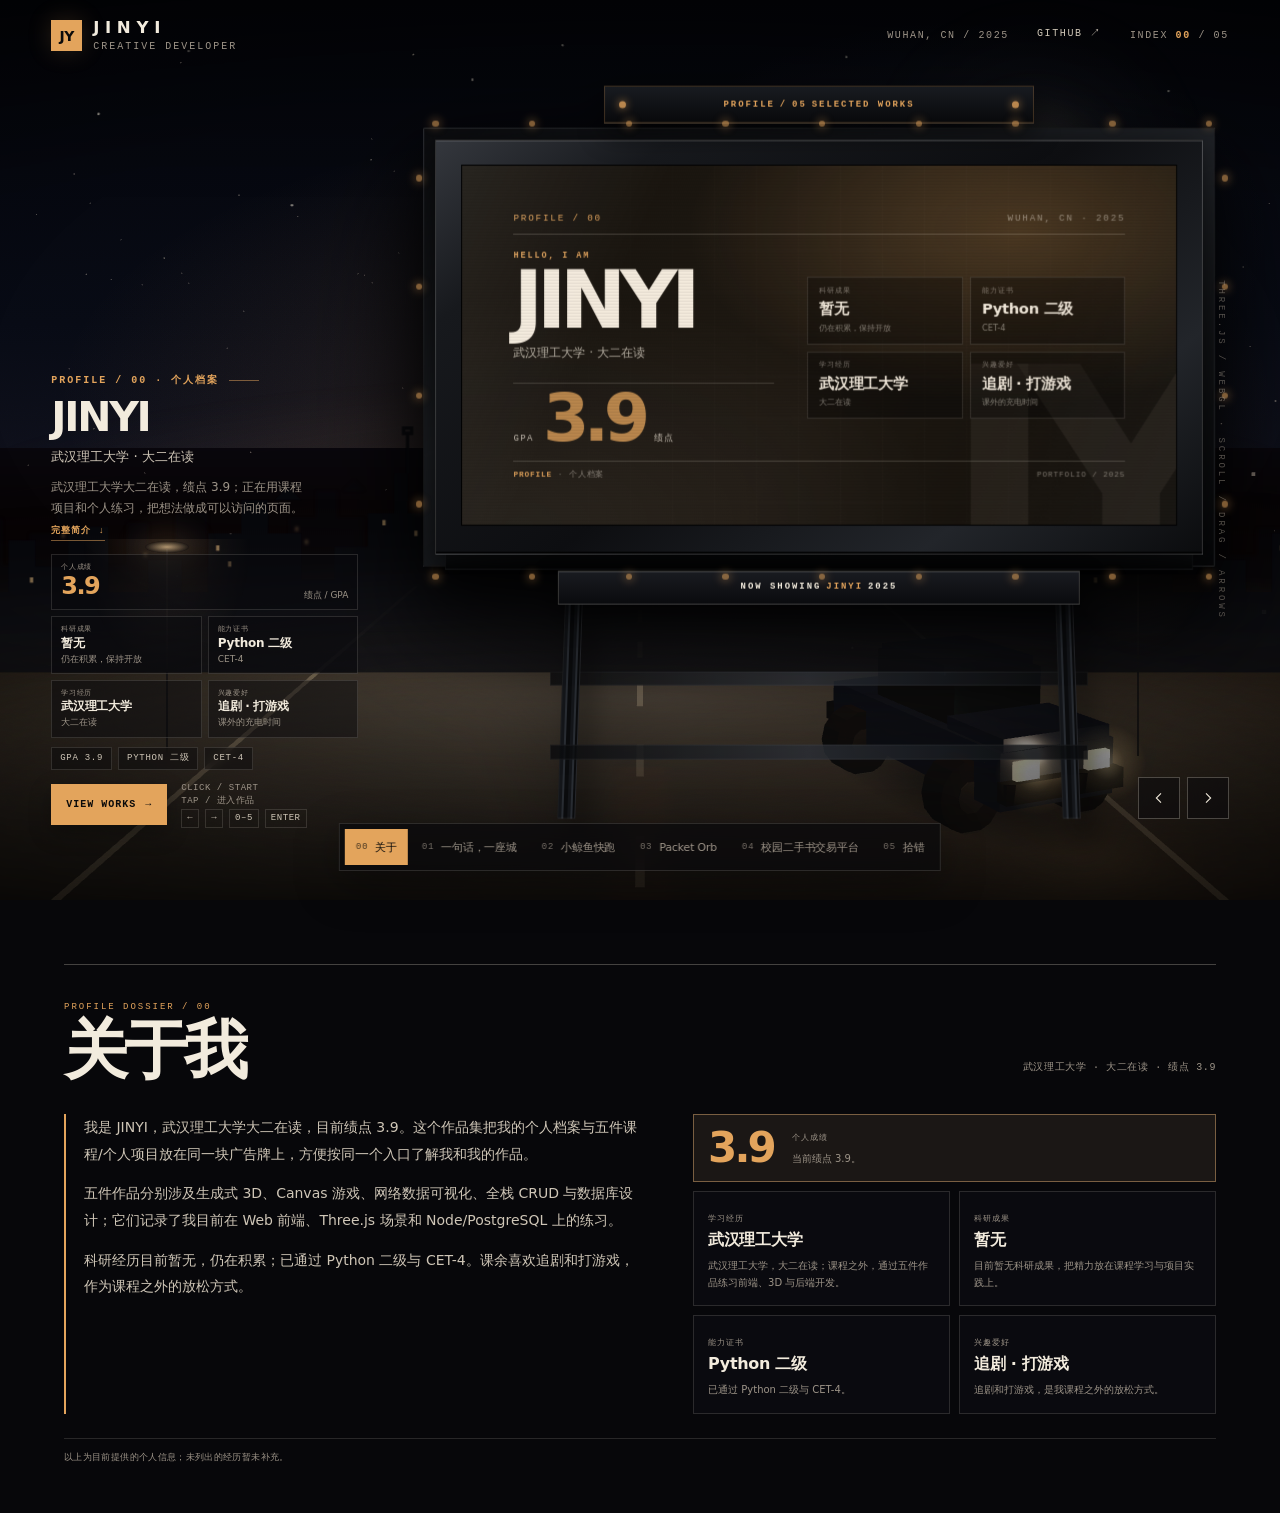
<file: index.html>
<!DOCTYPE html>
<html lang="zh-CN" class="no-js">
<head>
  <meta charset="utf-8">
  <meta name="viewport" content="width=device-width, initial-scale=1, viewport-fit=cover">
  <meta name="theme-color" content="#07070a">
  <meta name="description" content="JINYI — 一份个人档案，五件作品，一块广告牌。夜间 Drive-in 里的个人作品集，包含生成式 3D、Canvas 游戏、数据可视化与全栈产品。">
  <meta property="og:title" content="JINYI — Selected Works">
  <meta property="og:description" content="一份个人档案，五件作品，一块广告牌。夜间 Drive-in 里的个人作品集。">
  <meta property="og:type" content="website">
  <title>JINYI — Selected Works</title>
  <link rel="icon" href="assets/favicon.svg" type="image/svg+xml">
  <link rel="stylesheet" href="assets/style.css">
</head>
<body>
  <a class="skip-link" href="#works">跳到作品</a>

  <div class="no-js-note">
    <p class="fallback-eyebrow">JINYI / SELECTED WORKS</p>
    <h1>一份档案，<br>五件作品，<br>一块广告牌。</h1>
    <p>这个页面需要 JavaScript 来驱动广告牌切换。你仍然可以直接打开任意作品的详情页：</p>
    <div class="no-js-profile">
      <p><strong>PROFILE / 00</strong> 武汉理工大学 · 大二在读 · 绩点 3.9</p>
      <p>科研成果：暂无 · 证书：Python 二级、CET-4 · 爱好：追剧、打游戏</p>
      <p>五件作品覆盖生成式 3D、Canvas 游戏、网络数据可视化、全栈 CRUD 与数据库设计。</p>
    </div>
    <ul>
      <li><a href="work/one-sentence-one-city.html">01 / 一句话，一座城 — 生成式 3D / 互动叙事</a></li>
      <li><a href="work/little-whale-run.html">02 / 小鲸鱼快跑 — 游戏 / Canvas 2D</a></li>
      <li><a href="work/packet-orb.html">03 / Packet Orb — 实验性 3D / 数据可视化</a></li>
      <li><a href="work/campus-book-market.html">04 / 校园二手书交易平台 — 全栈教学示例</a></li>
      <li><a href="work/shicuo.html">05 / 拾错 — 全栈产品 / 数据库设计</a></li>
    </ul>
  </div>

  <div id="app">
    <header class="topbar">
      <a class="brand" href="index.html" aria-label="JINYI 首页">
        <span class="brand-mark" aria-hidden="true">JY</span>
        <span>
          <span class="brand-word">JINYI</span>
          <span class="brand-sub">Creative Developer</span>
        </span>
      </a>
      <div class="topbar-right">
        <span class="topbar-role">Wuhan, CN / 2025</span>
        <a href="https://github.com/xiaojinyi1" target="_blank" rel="noopener noreferrer">GitHub ↗</a>
        <span class="topbar-count">INDEX <strong id="topIndex">00</strong> / <span id="topTotal">05</span></span>
      </div>
    </header>

    <main id="works">
      <div class="hero" id="hero">
      <section class="stage" id="stage" aria-label="作品广告牌">
        <div class="scene" id="scene" aria-hidden="true">
          <canvas class="webgl-scene" id="webgl" aria-hidden="true"></canvas>
          <div class="sky"></div>
          <div class="stars"></div>
          <div class="moon"></div>
          <div class="horizon-glow"></div>
          <div class="skyline back"></div>
          <div class="skyline front"></div>
          <div class="ground"></div>
          <div class="light-pool"></div>
          <div class="lamp left"></div>
          <div class="lamp right"></div>
          <div class="fog"></div>
          <img class="car" src="assets/scene-car.svg" alt="" />
          <img class="props" src="assets/scene-props.svg" alt="" />
          <div class="vignette"></div>
          <div class="grain"></div>
        </div>

        <div class="billboard" id="billboard">
          <div class="sign top"><span id="signLabel">PROFILE</span> / <span id="signCount">05</span> SELECTED WORKS</div>
          <div class="bulbs" id="bulbs" aria-hidden="true"></div>
          <div class="frame">
            <div class="screen" id="screen" role="button" tabindex="0" aria-label="个人档案：JINYI，武汉理工大学大二在读，绩点 3.9。点击或按回车开始浏览作品。">
              <div class="screen-glow"></div>
              <div class="poster-layer" id="posterA"></div>
              <div class="poster-layer" id="posterB"></div>
              <div class="screen-seam"></div>
              <div class="screen-flash"></div>
            </div>
          </div>
          <div class="sign bottom"><span>NOW SHOWING</span> <strong id="nowTitle">JINYI</strong> <span id="nowYear">2025</span></div>
          <div class="legs" aria-hidden="true">
            <div class="leg left"></div>
            <div class="leg right"></div>
          </div>
        </div>

        <div class="controls">
          <button class="arrow" id="prevWork" type="button" aria-label="上一个作品">
            <svg viewBox="0 0 24 24" fill="none" stroke="currentColor" stroke-width="1.6" aria-hidden="true"><path d="M15 5l-7 7 7 7"/></svg>
          </button>
          <button class="arrow" id="nextWork" type="button" aria-label="下一个作品">
            <svg viewBox="0 0 24 24" fill="none" stroke="currentColor" stroke-width="1.6" aria-hidden="true"><path d="M9 5l7 7-7 7"/></svg>
          </button>
        </div>
        <div class="side-note" id="sideNote" aria-hidden="true">SCROLL / DRAG / ARROWS</div>
      </section>

      <section class="info is-profile" id="info" aria-live="polite">
        <div class="info-counter" id="infoCounter">PROFILE / 00 · 个人档案</div>
        <h1 id="infoTitle">JINYI</h1>
        <p class="info-tagline" id="infoTagline">武汉理工大学 · 大二在读</p>
        <p class="info-summary" id="infoSummary">武汉理工大学大二在读，绩点 3.9；正在用课程项目和个人练习，把想法做成可以访问的页面。</p>
        <a class="profile-more" id="profileMore" href="#profileSheet" hidden>完整简介 <span>↓</span></a>
        <div class="profile-facts" id="profileFacts"></div>
        <ul class="info-chips" id="infoChips">
          <li>GPA 3.9</li>
          <li>Python 二级</li>
          <li>CET-4</li>
        </ul>
        <div class="info-actions">
          <a class="cta" id="openCase" href="#" data-profile="true" aria-label="查看五件作品">VIEW WORKS <span>→</span></a>
          <span class="info-hint"><span id="screenHint">CLICK / START</span><br><span id="touchHint">TAP / 进入作品</span><br><kbd>←</kbd> <kbd>→</kbd> <kbd>0–5</kbd> <kbd>ENTER</kbd></span>
        </div>
      </section>

      <nav class="tabs" id="tabs" aria-label="作品切换"></nav>
      </div>

      <section class="profile-sheet" id="profileSheet" aria-labelledby="profileSheetTitle" hidden>
        <div class="profile-sheet-head">
          <p class="profile-sheet-eyebrow">PROFILE DOSSIER / 00</p>
          <h2 id="profileSheetTitle">关于我</h2>
          <p>武汉理工大学 · 大二在读 · 绩点 3.9</p>
        </div>
        <div class="profile-sheet-body">
          <div class="profile-bio" id="profileBio"></div>
          <div class="profile-story-grid" id="profileStory"></div>
        </div>
        <p class="profile-note" id="profileNote"></p>
      </section>

      <section class="fallback" id="fallback" aria-label="作品列表">
        <div class="fallback-head">
          <p class="fallback-eyebrow">PROFILE + SELECTED WORKS / 2025</p>
          <h1>一份档案，<br>五件作品，<br>一块广告牌。</h1>
          <p>当前浏览器没有启用 3D 广告牌（或使用了 <code>?nowebgl=1</code>）。档案与作品仍然可以完整浏览：</p>
        </div>
        <div class="fallback-grid" id="fallbackGrid"></div>
      </section>
    </main>
  </div>

  <div class="loader" id="loader" role="status" aria-live="polite">
    <div class="loader-inner">
      <p class="loader-mark">JINYI</p>
      <div class="loader-line" aria-hidden="true"></div>
      <p class="loader-copy">Warming up the billboard</p>
    </div>
  </div>

  <div class="cursor-label" id="cursorLabel" aria-hidden="true">OPEN CASE</div>

  <script src="assets/vendor/three.min.js"></script>
  <script src="assets/projects.js"></script>
  <script src="assets/scene3d.js"></script>
  <script src="assets/main.js"></script>
</body>
</html>
</file>
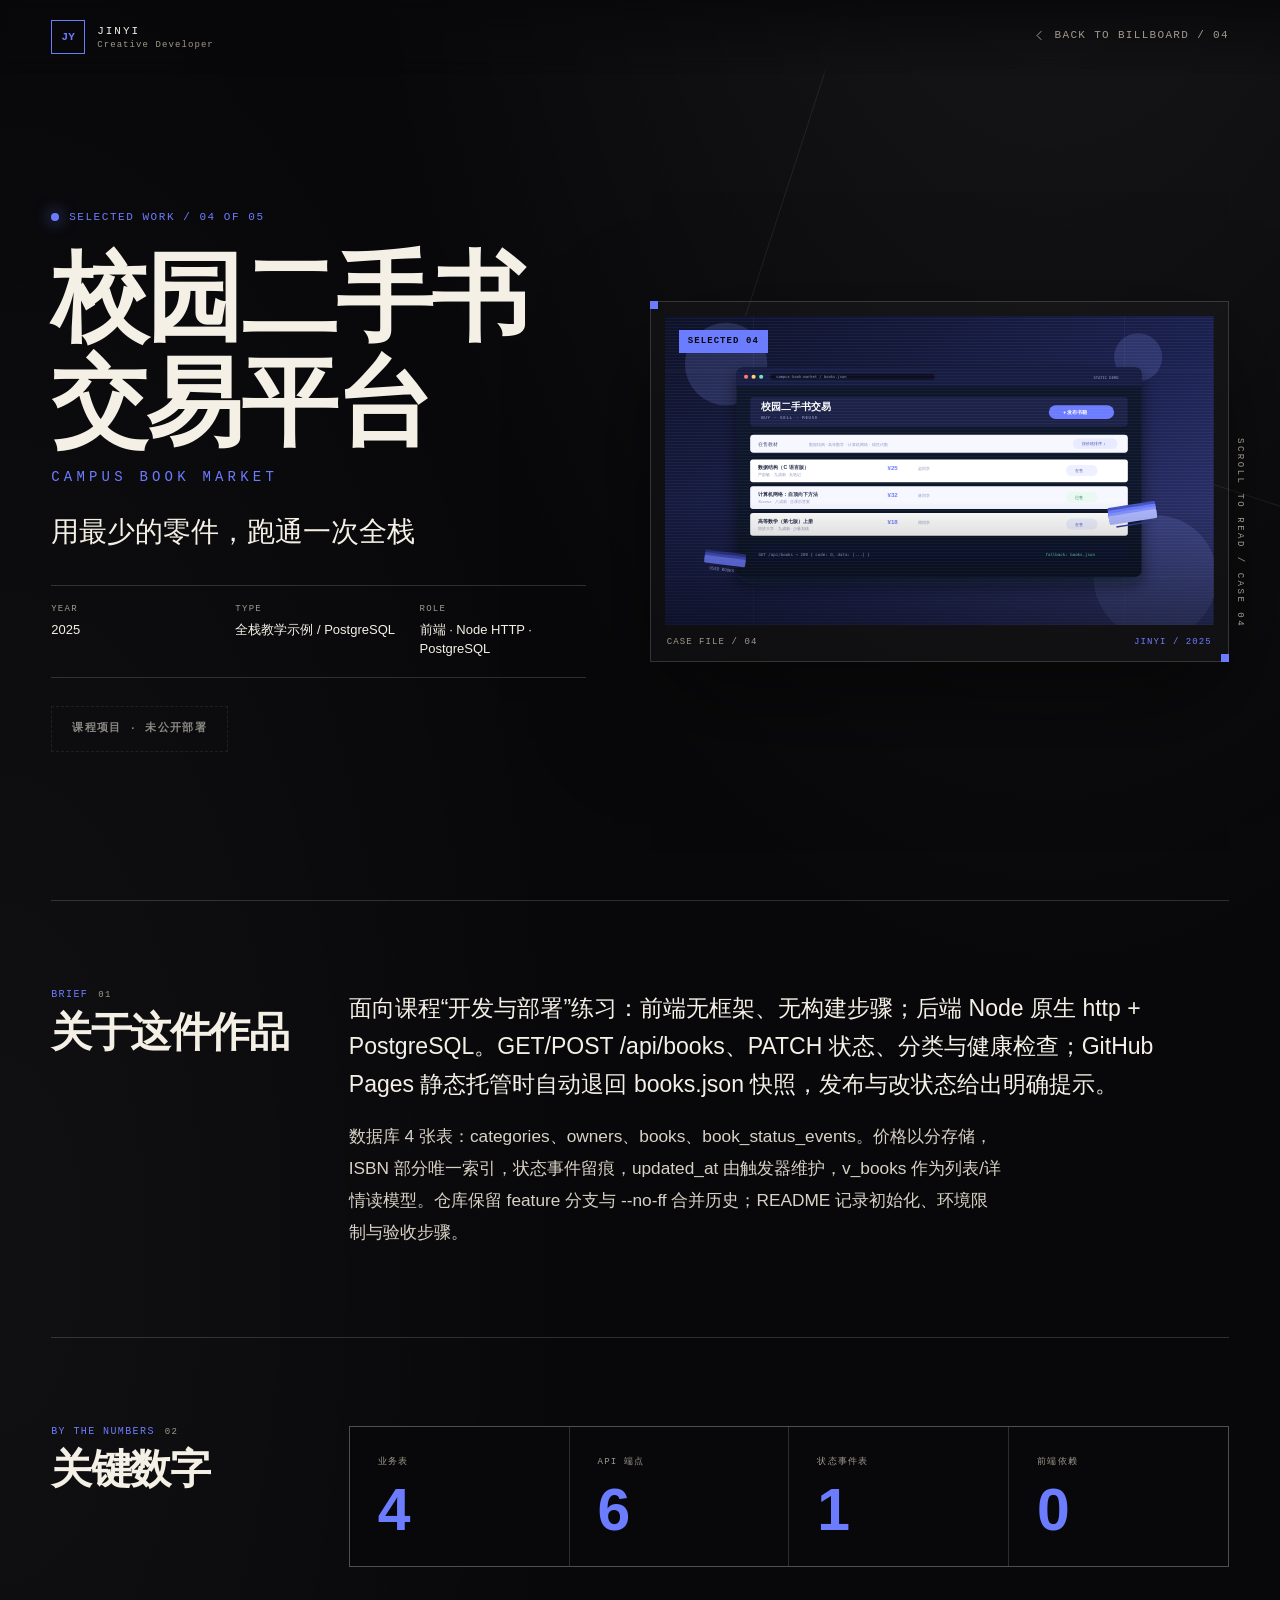
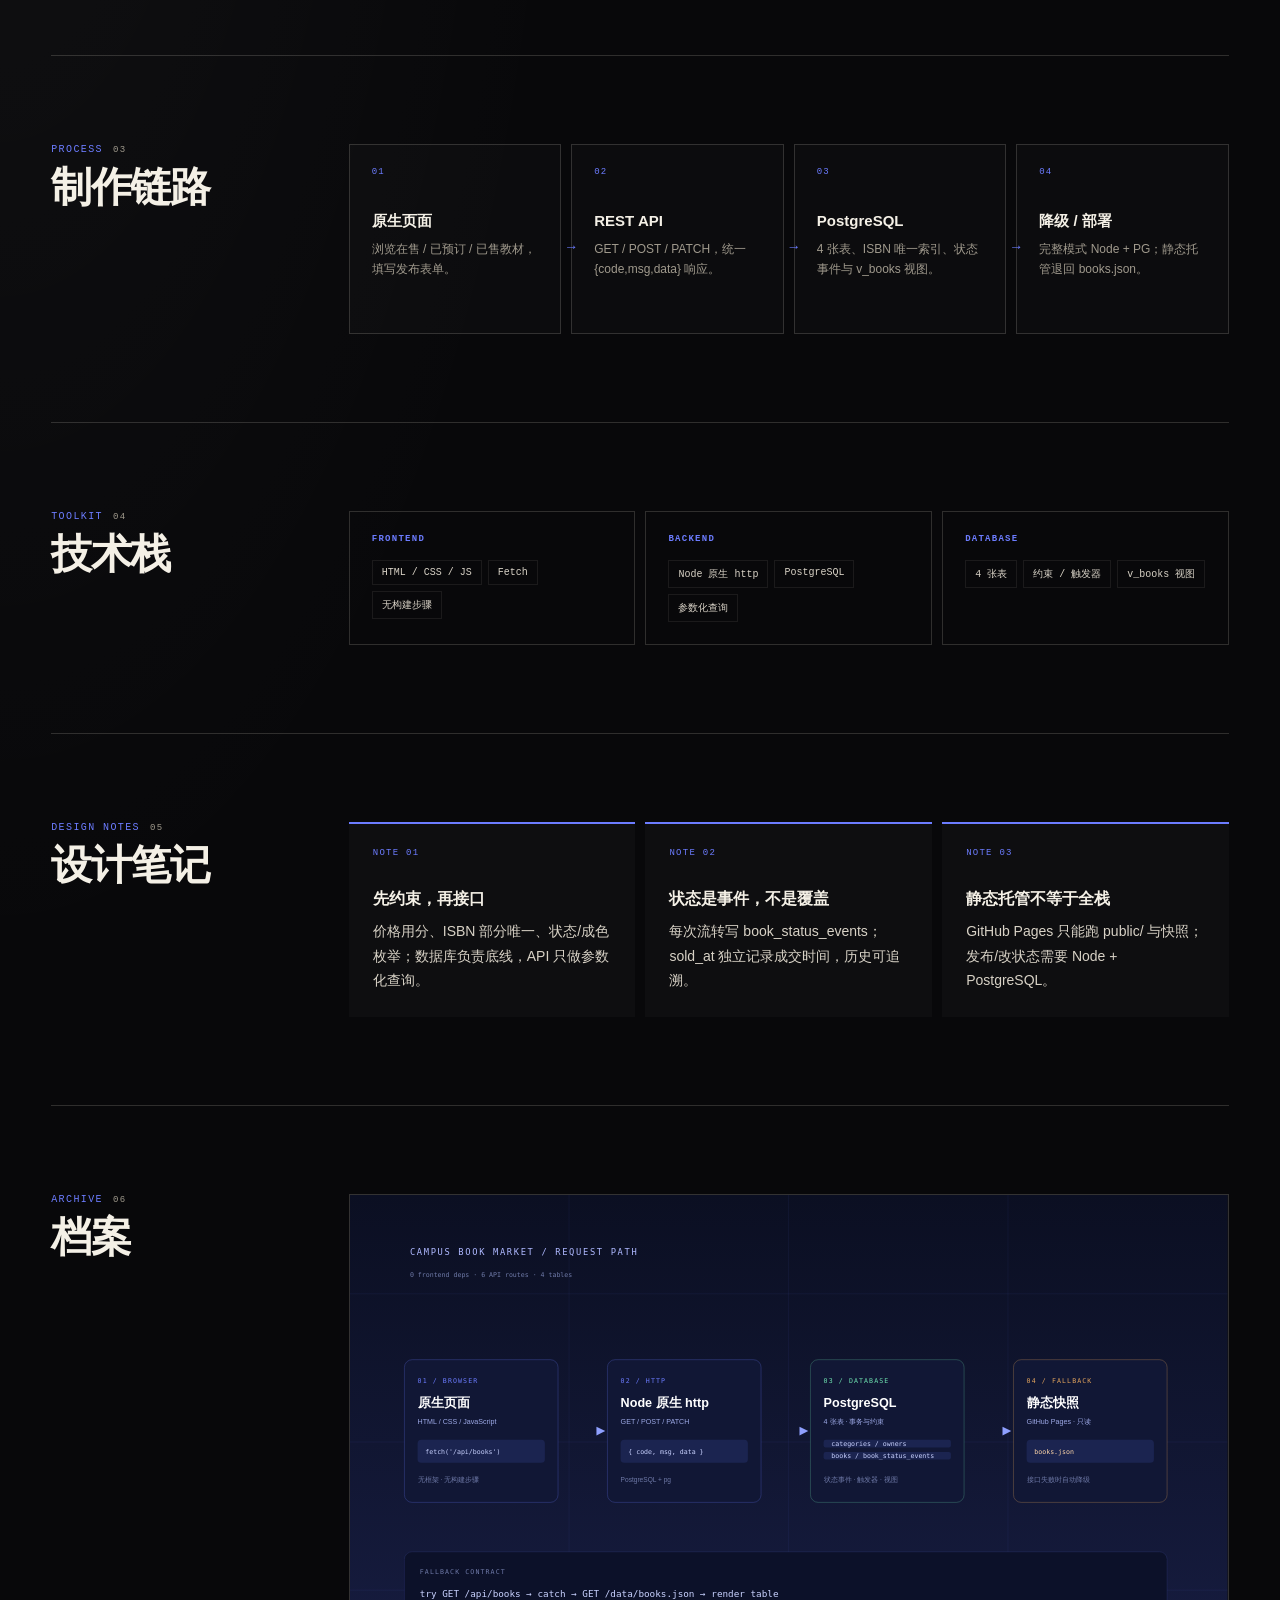
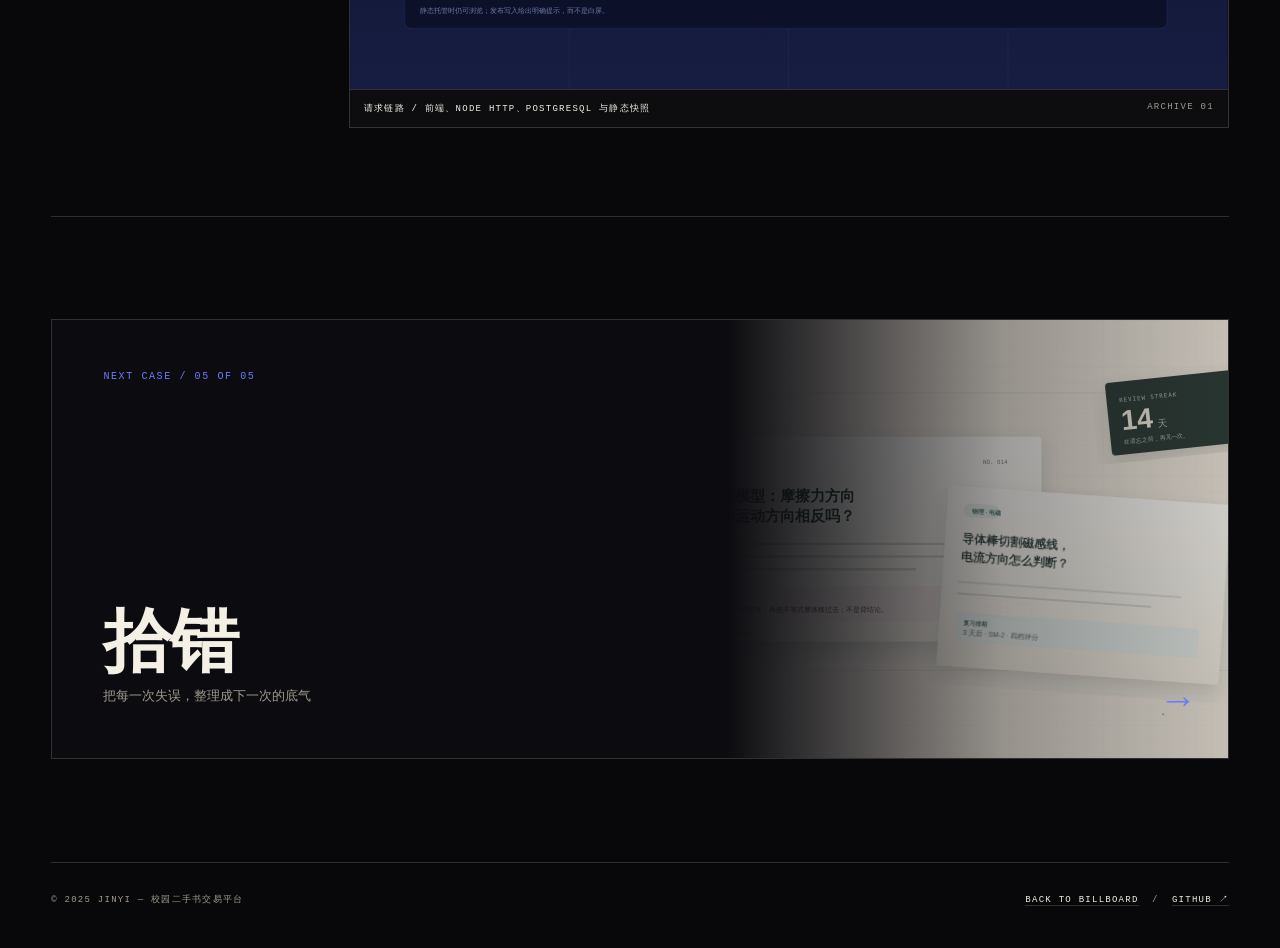
<file: work/campus-book-market.html>
<!DOCTYPE html>
<html lang="zh-CN">
<head>
  <meta charset="utf-8">
  <meta name="viewport" content="width=device-width, initial-scale=1, viewport-fit=cover">
  <meta name="theme-color" content="#08080a">
  <meta name="description" content="原生 HTML/CSS/JS + Node 原生 http 的全栈练习：浏览、发布、静态快照降级串成一条完整链路。">
  <title>校园二手书交易平台 — JINYI</title>
  <link rel="icon" href="../assets/favicon.svg" type="image/svg+xml">
  <link rel="stylesheet" href="../assets/detail.css">
</head>
<body class="detail-body" data-work="campus-book-market">
  <a class="skip-link" href="#detailRoot">跳到案例</a>

  <header class="detail-top">
    <a class="detail-brand" href="../index.html" aria-label="JINYI 首页">
      <span class="mark" aria-hidden="true">JY</span>
      <span class="brand-copy"><span>JINYI</span><small>Creative Developer</small></span>
    </a>
    <a class="detail-back" href="../index.html?work=campus-book-market">
      <svg viewBox="0 0 24 24" fill="none" stroke="currentColor" stroke-width="1.6" aria-hidden="true"><path d="M15 5l-7 7 7 7"/></svg>
      <span>BACK TO BILLBOARD / <span id="backIndex">04</span></span>
    </a>
  </header>

  <main class="detail-page" id="detailRoot">
    <noscript>
      <div class="detail-error">
        <p class="kicker">JAVASCRIPT REQUIRED</p>
        <h1>校园二手书交易平台</h1>
        <p>启用 JavaScript 后查看完整案例。这是一个课程项目，当前没有公开部署版本；完整源码与接口说明在项目 README 中。</p>
        <p><a class="btn" href="../index.html?work=campus-book-market">返回广告牌</a></p>
      </div>
    </noscript>
  </main>

  <script src="../assets/projects.js"></script>
  <script src="../assets/detail.js"></script>
</body>
</html>
</file>
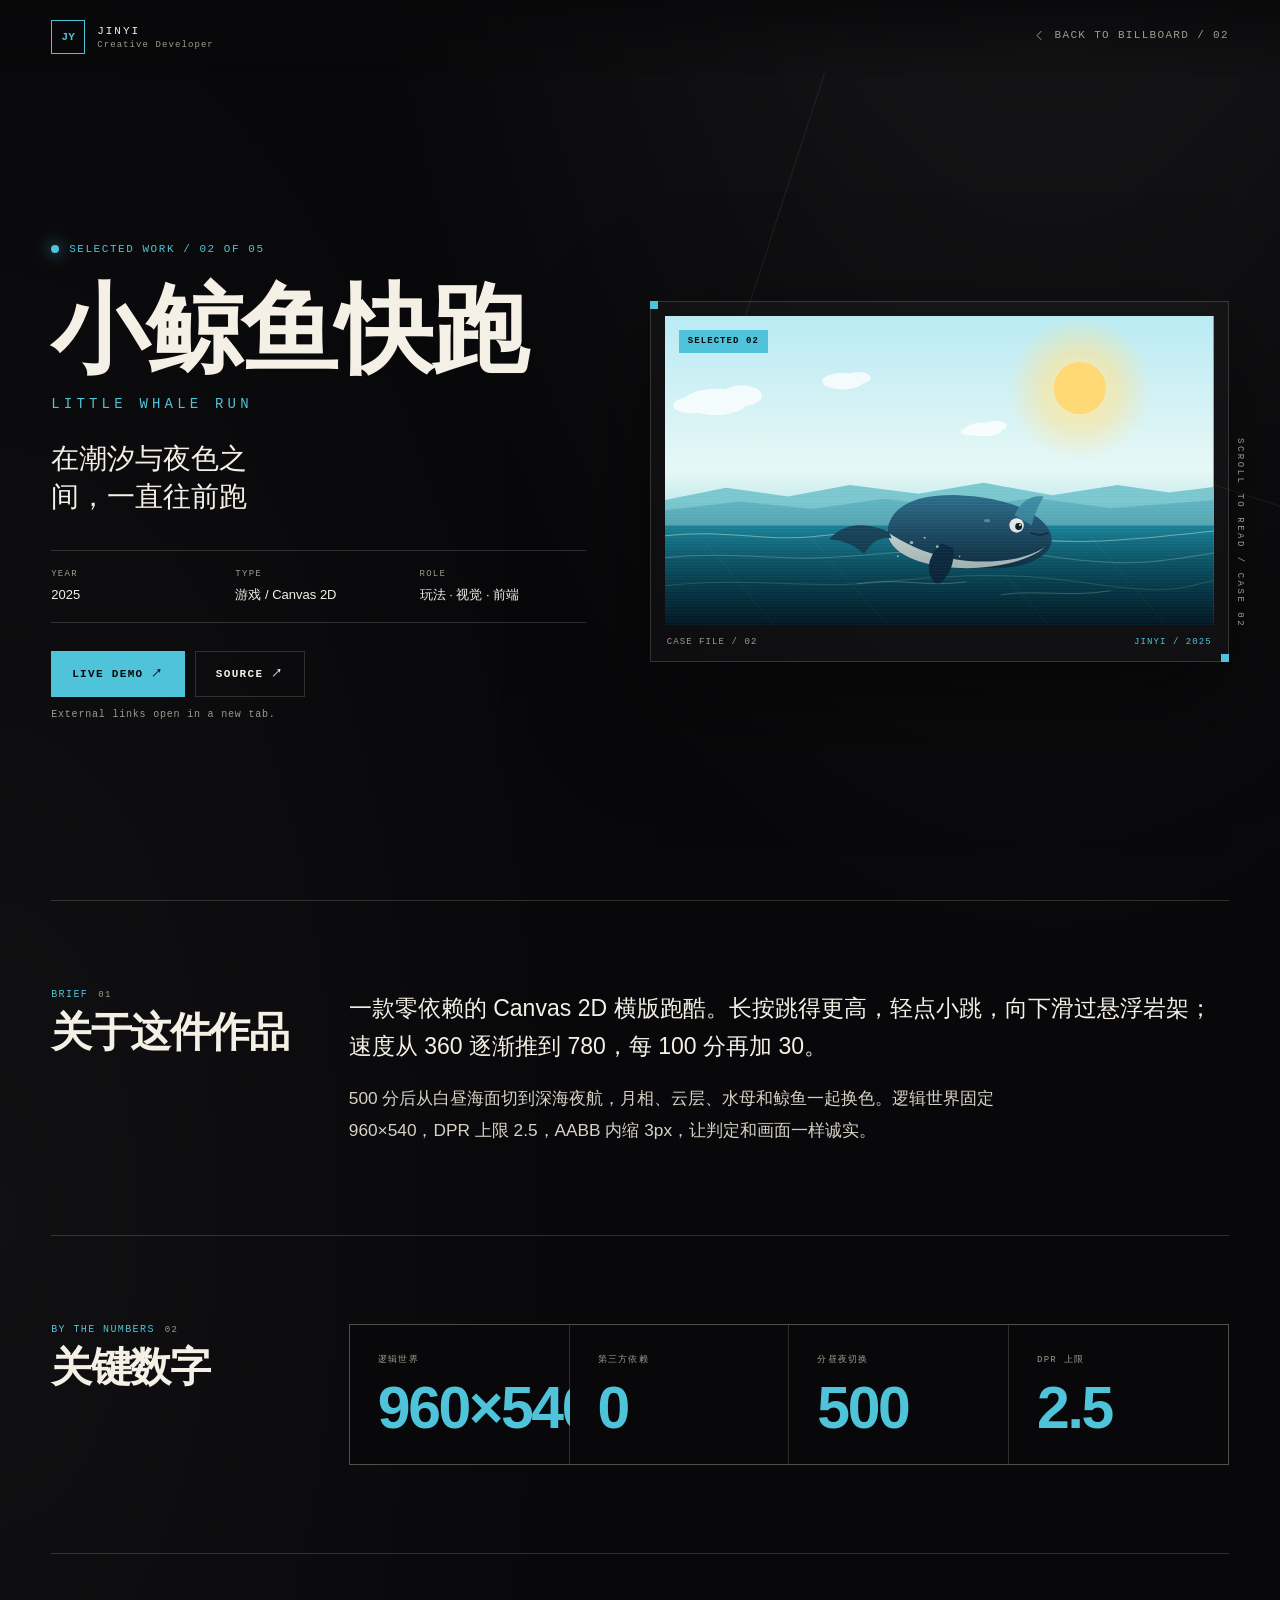
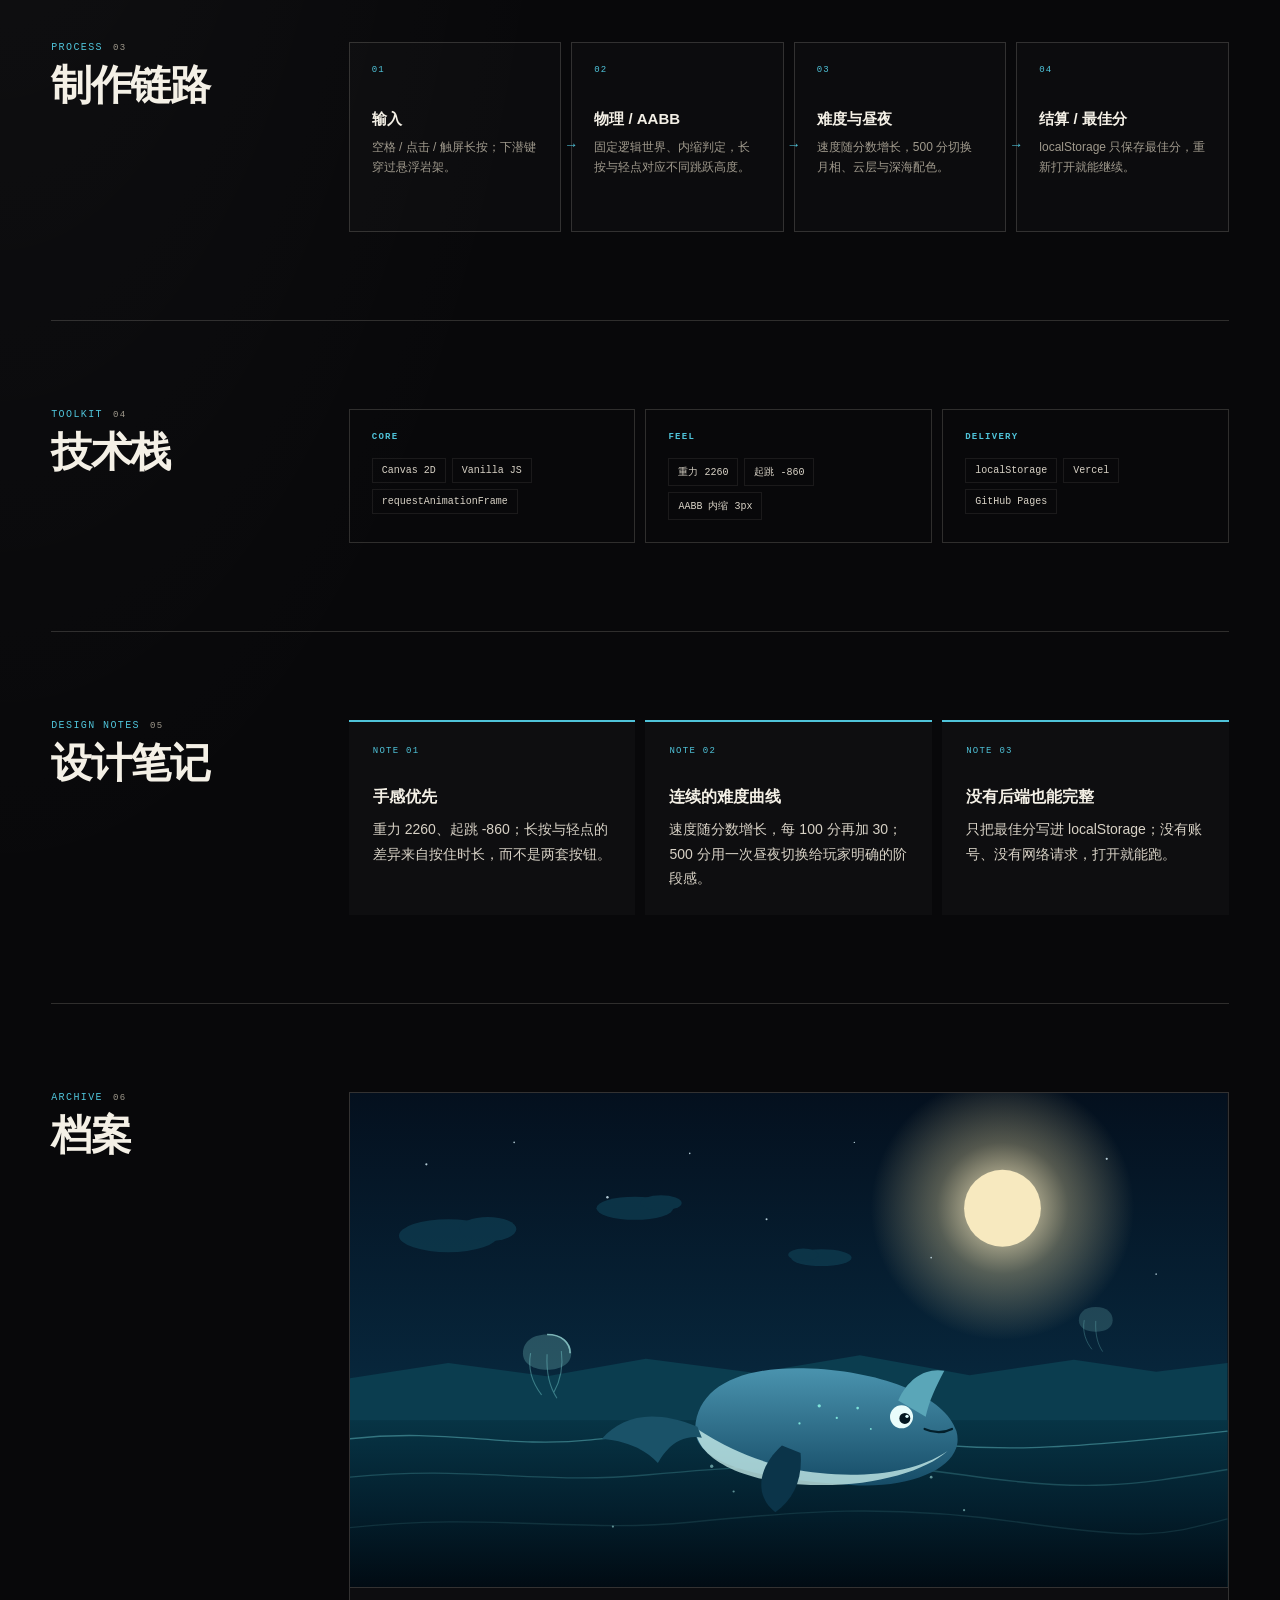
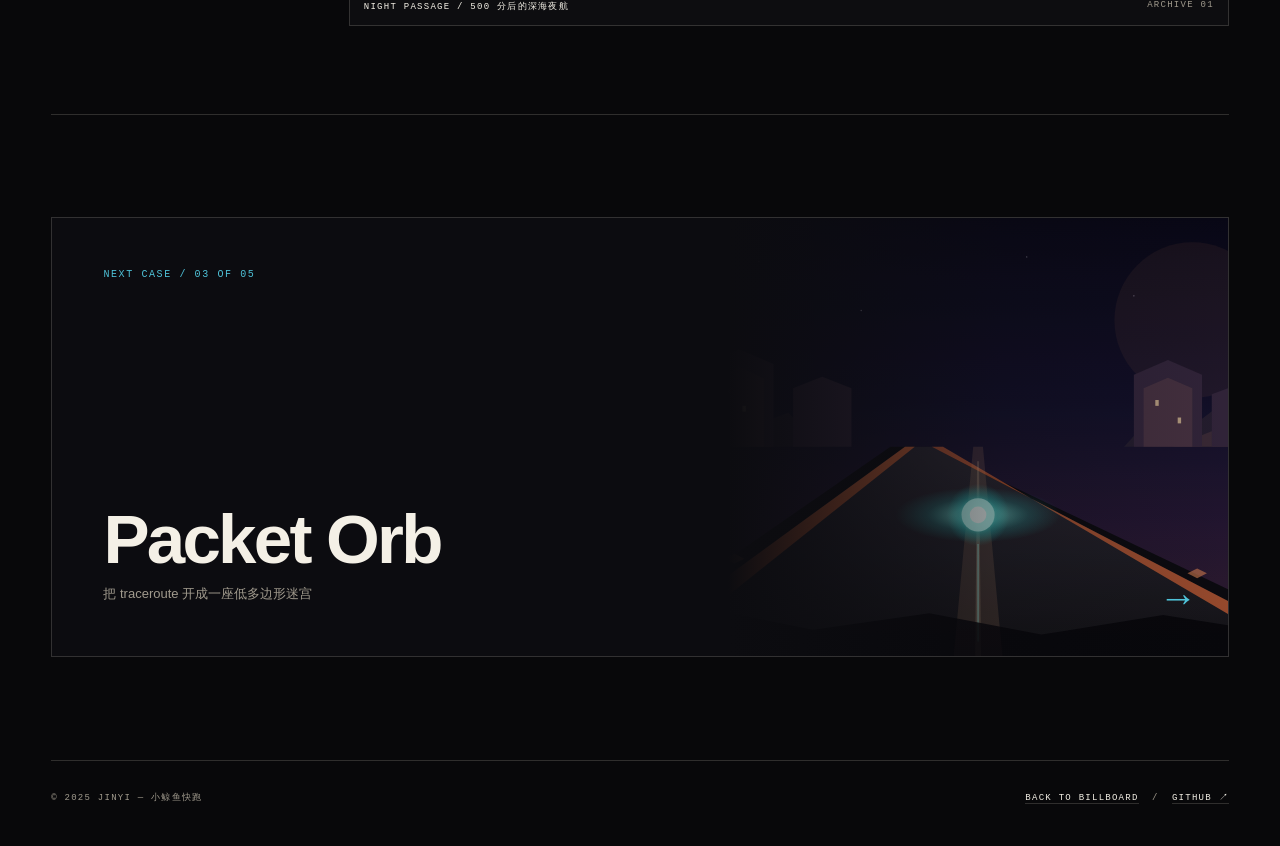
<file: work/little-whale-run.html>
<!DOCTYPE html>
<html lang="zh-CN">
<head>
  <meta charset="utf-8">
  <meta name="viewport" content="width=device-width, initial-scale=1, viewport-fit=cover">
  <meta name="theme-color" content="#08080a">
  <meta name="description" content="零依赖的 Canvas 2D 横版跑酷：长按跳得更高，下潜穿过悬浮岩架，500 分后进入深海夜航。">
  <title>小鲸鱼快跑 — JINYI</title>
  <link rel="icon" href="../assets/favicon.svg" type="image/svg+xml">
  <link rel="stylesheet" href="../assets/detail.css">
</head>
<body class="detail-body" data-work="little-whale-run">
  <a class="skip-link" href="#detailRoot">跳到案例</a>

  <header class="detail-top">
    <a class="detail-brand" href="../index.html" aria-label="JINYI 首页">
      <span class="mark" aria-hidden="true">JY</span>
      <span class="brand-copy"><span>JINYI</span><small>Creative Developer</small></span>
    </a>
    <a class="detail-back" href="../index.html?work=little-whale-run">
      <svg viewBox="0 0 24 24" fill="none" stroke="currentColor" stroke-width="1.6" aria-hidden="true"><path d="M15 5l-7 7 7 7"/></svg>
      <span>BACK TO BILLBOARD / <span id="backIndex">02</span></span>
    </a>
  </header>

  <main class="detail-page" id="detailRoot">
    <noscript>
      <div class="detail-error">
        <p class="kicker">JAVASCRIPT REQUIRED</p>
        <h1>小鲸鱼快跑</h1>
        <p>启用 JavaScript 后查看完整案例；也可以直接开始游戏或查看源码。</p>
        <p><a class="btn btn-primary" href="https://little-whale-run.vercel.app" target="_blank" rel="noopener noreferrer">PLAY ↗</a> <a class="btn" href="https://github.com/xiaojinyi1/little-whale-run" target="_blank" rel="noopener noreferrer">SOURCE ↗</a></p>
      </div>
    </noscript>
  </main>

  <script src="../assets/projects.js"></script>
  <script src="../assets/detail.js"></script>
</body>
</html>
</file>
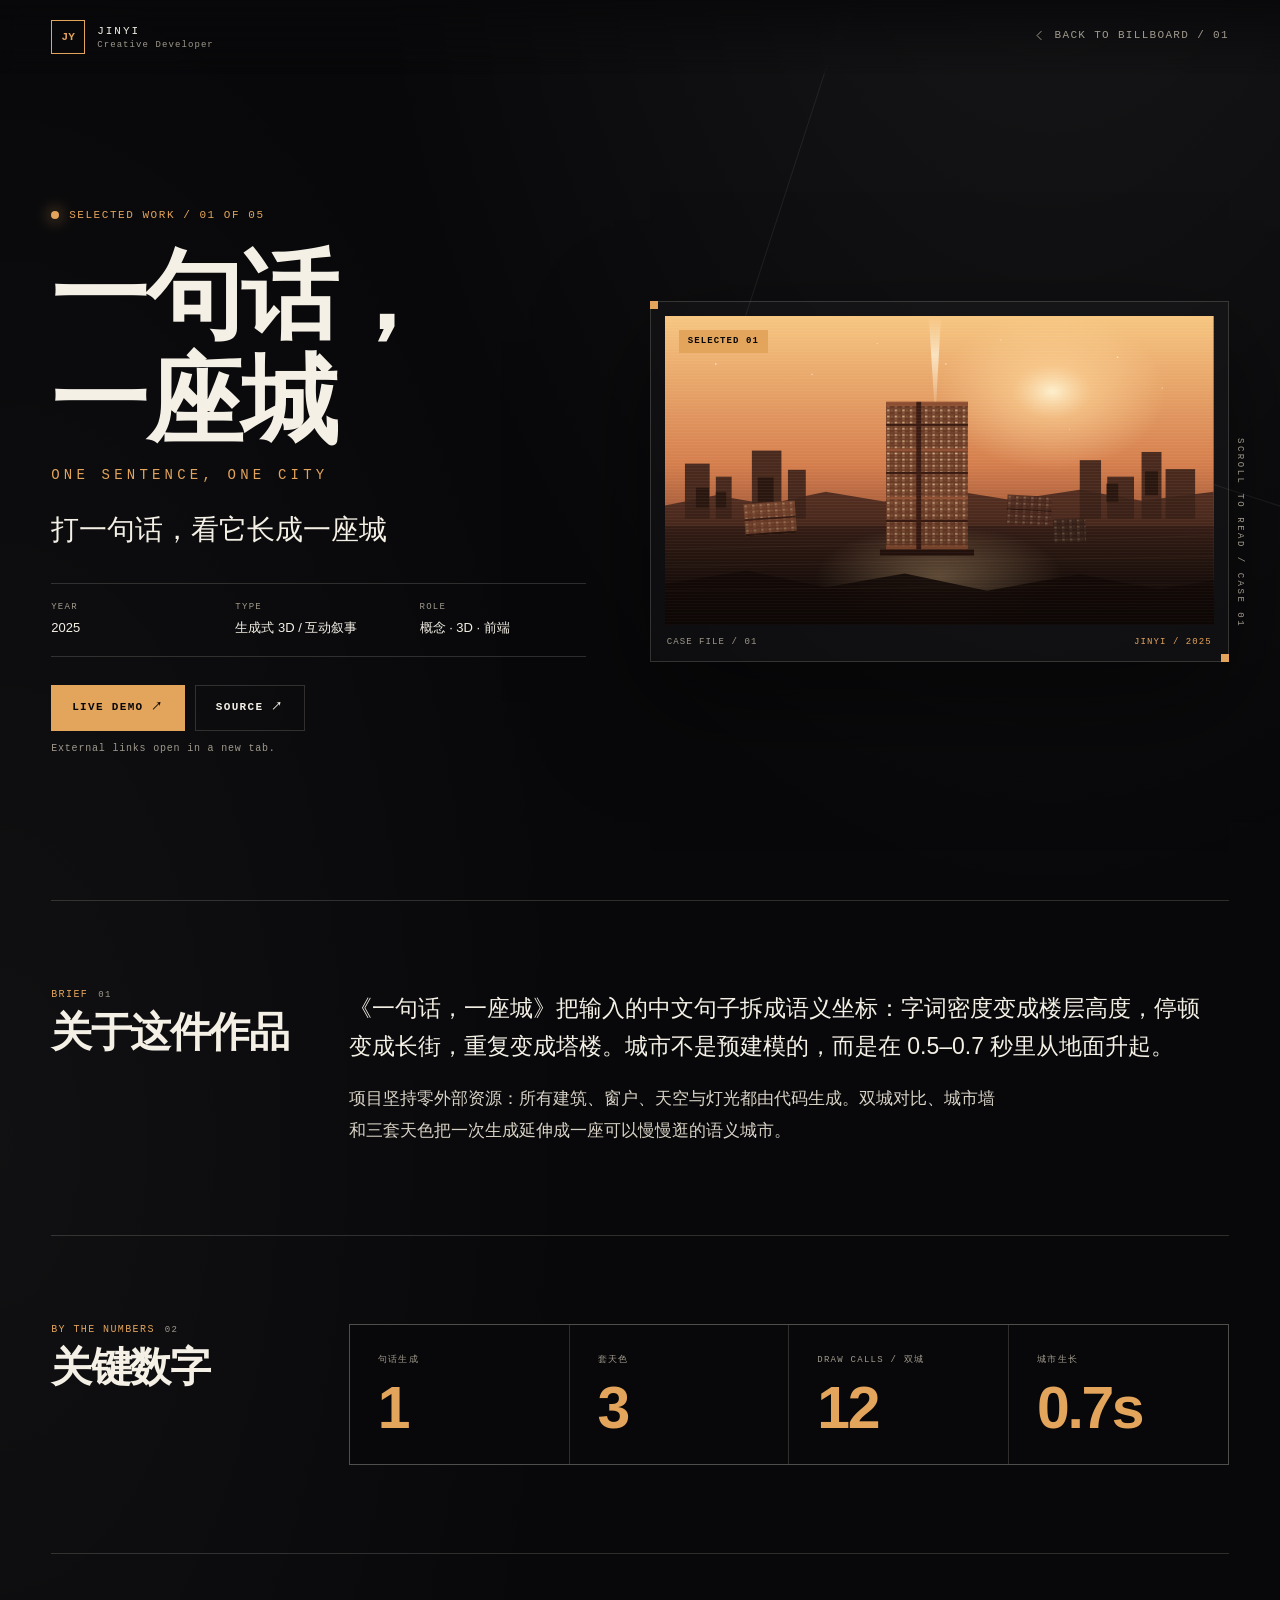
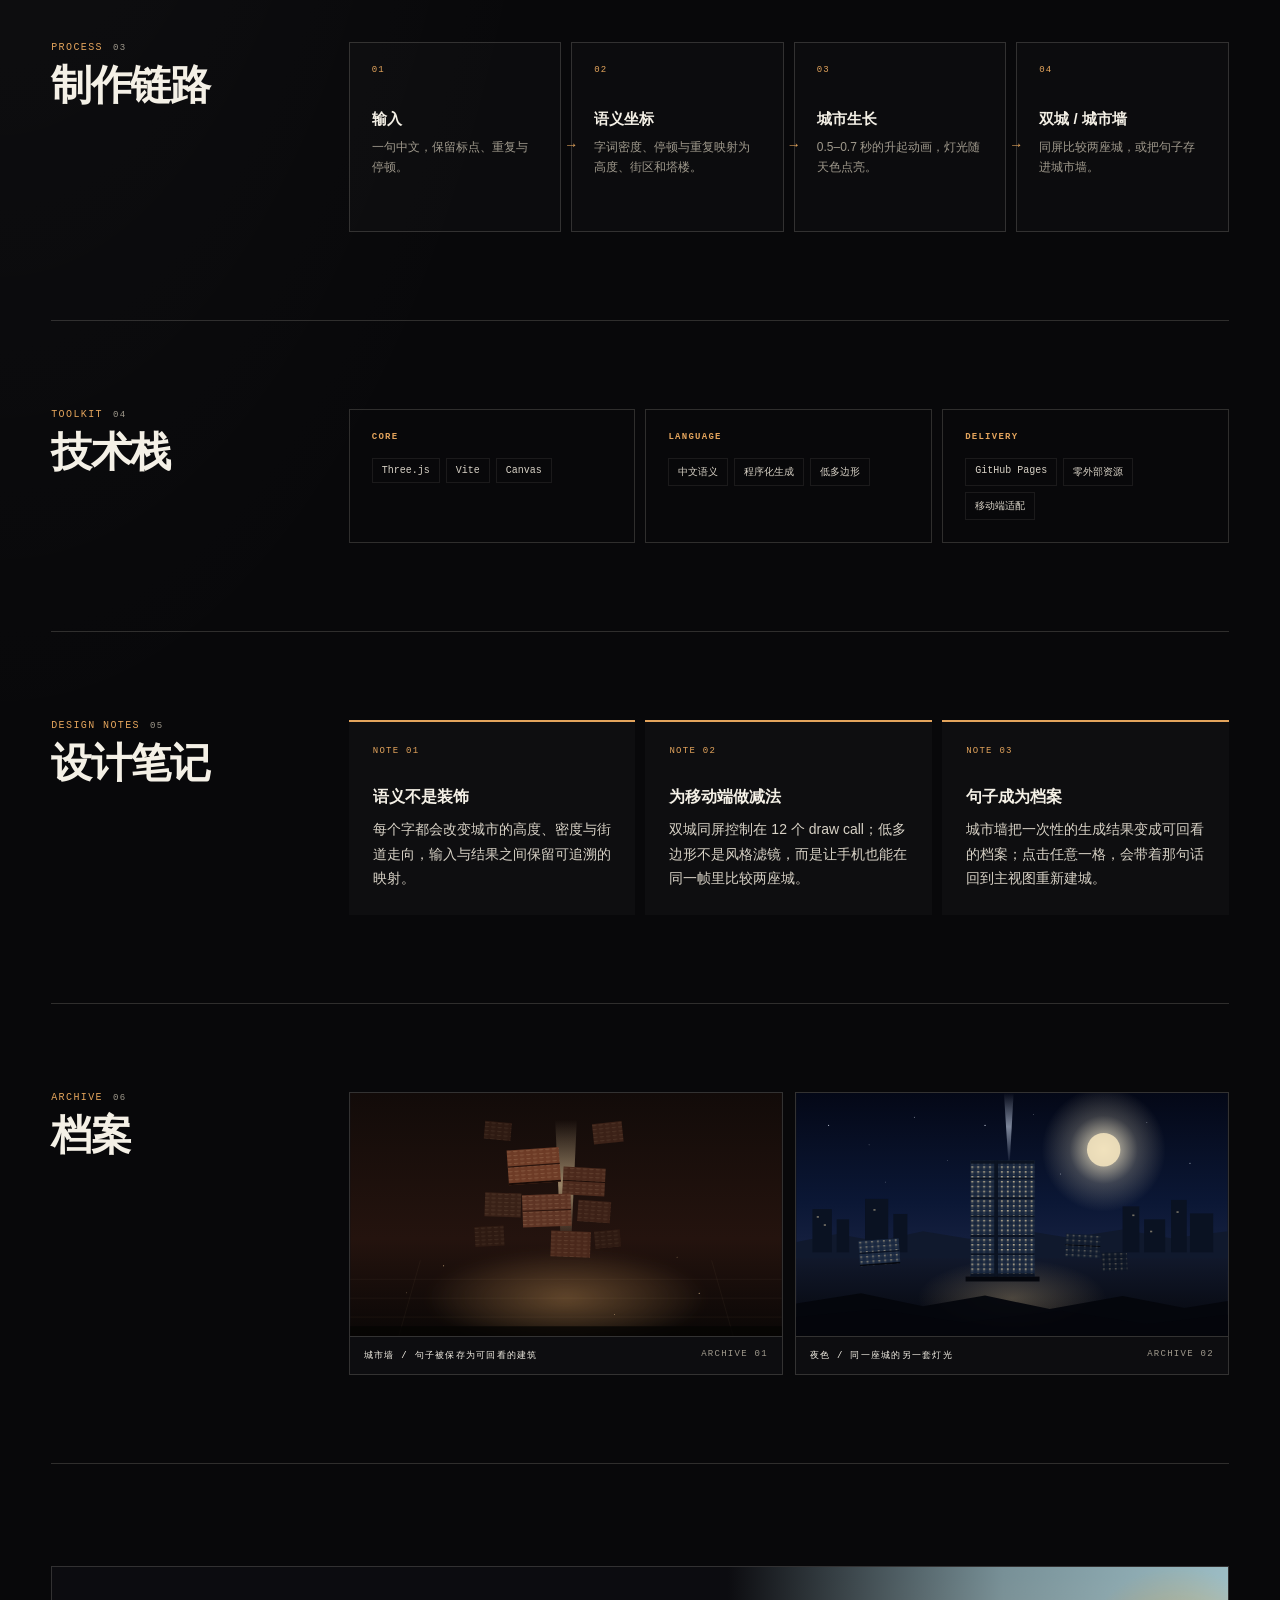
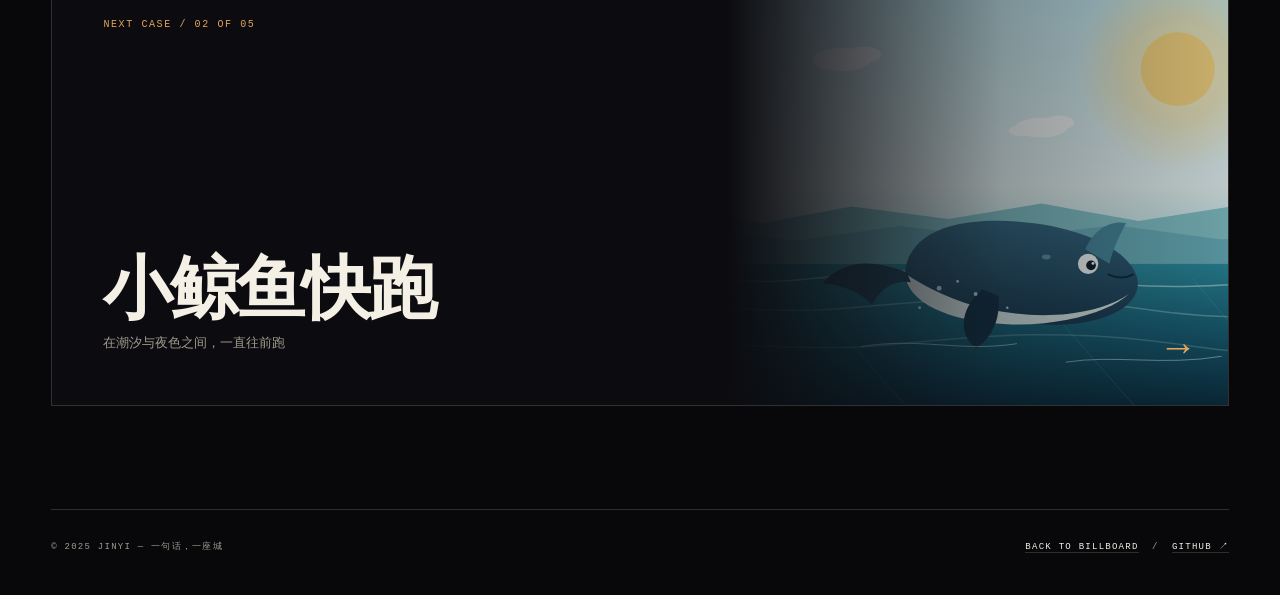
<file: work/one-sentence-one-city.html>
<!DOCTYPE html>
<html lang="zh-CN">
<head>
  <meta charset="utf-8">
  <meta name="viewport" content="width=device-width, initial-scale=1, viewport-fit=cover">
  <meta name="theme-color" content="#08080a">
  <meta name="description" content="把一句中文拆成语义坐标，让城市在几秒内长出来。Three.js、程序化生成与城市墙。">
  <title>一句话，一座城 — JINYI</title>
  <link rel="icon" href="../assets/favicon.svg" type="image/svg+xml">
  <link rel="stylesheet" href="../assets/detail.css">
</head>
<body class="detail-body" data-work="one-sentence-one-city">
  <a class="skip-link" href="#detailRoot">跳到案例</a>

  <header class="detail-top">
    <a class="detail-brand" href="../index.html" aria-label="JINYI 首页">
      <span class="mark" aria-hidden="true">JY</span>
      <span class="brand-copy"><span>JINYI</span><small>Creative Developer</small></span>
    </a>
    <a class="detail-back" href="../index.html?work=one-sentence-one-city">
      <svg viewBox="0 0 24 24" fill="none" stroke="currentColor" stroke-width="1.6" aria-hidden="true"><path d="M15 5l-7 7 7 7"/></svg>
      <span>BACK TO BILLBOARD / <span id="backIndex">01</span></span>
    </a>
  </header>

  <main class="detail-page" id="detailRoot">
    <noscript>
      <div class="detail-error">
        <p class="kicker">JAVASCRIPT REQUIRED</p>
        <h1>一句话，一座城</h1>
        <p>启用 JavaScript 后查看完整案例；也可以直接访问线上作品或源码。</p>
        <p><a class="btn btn-primary" href="https://xiaojinyi1.github.io/one-sentence-one-city/" target="_blank" rel="noopener noreferrer">LIVE DEMO ↗</a> <a class="btn" href="https://github.com/xiaojinyi1/one-sentence-one-city" target="_blank" rel="noopener noreferrer">SOURCE ↗</a></p>
      </div>
    </noscript>
  </main>

  <script src="../assets/projects.js"></script>
  <script src="../assets/detail.js"></script>
</body>
</html>
</file>
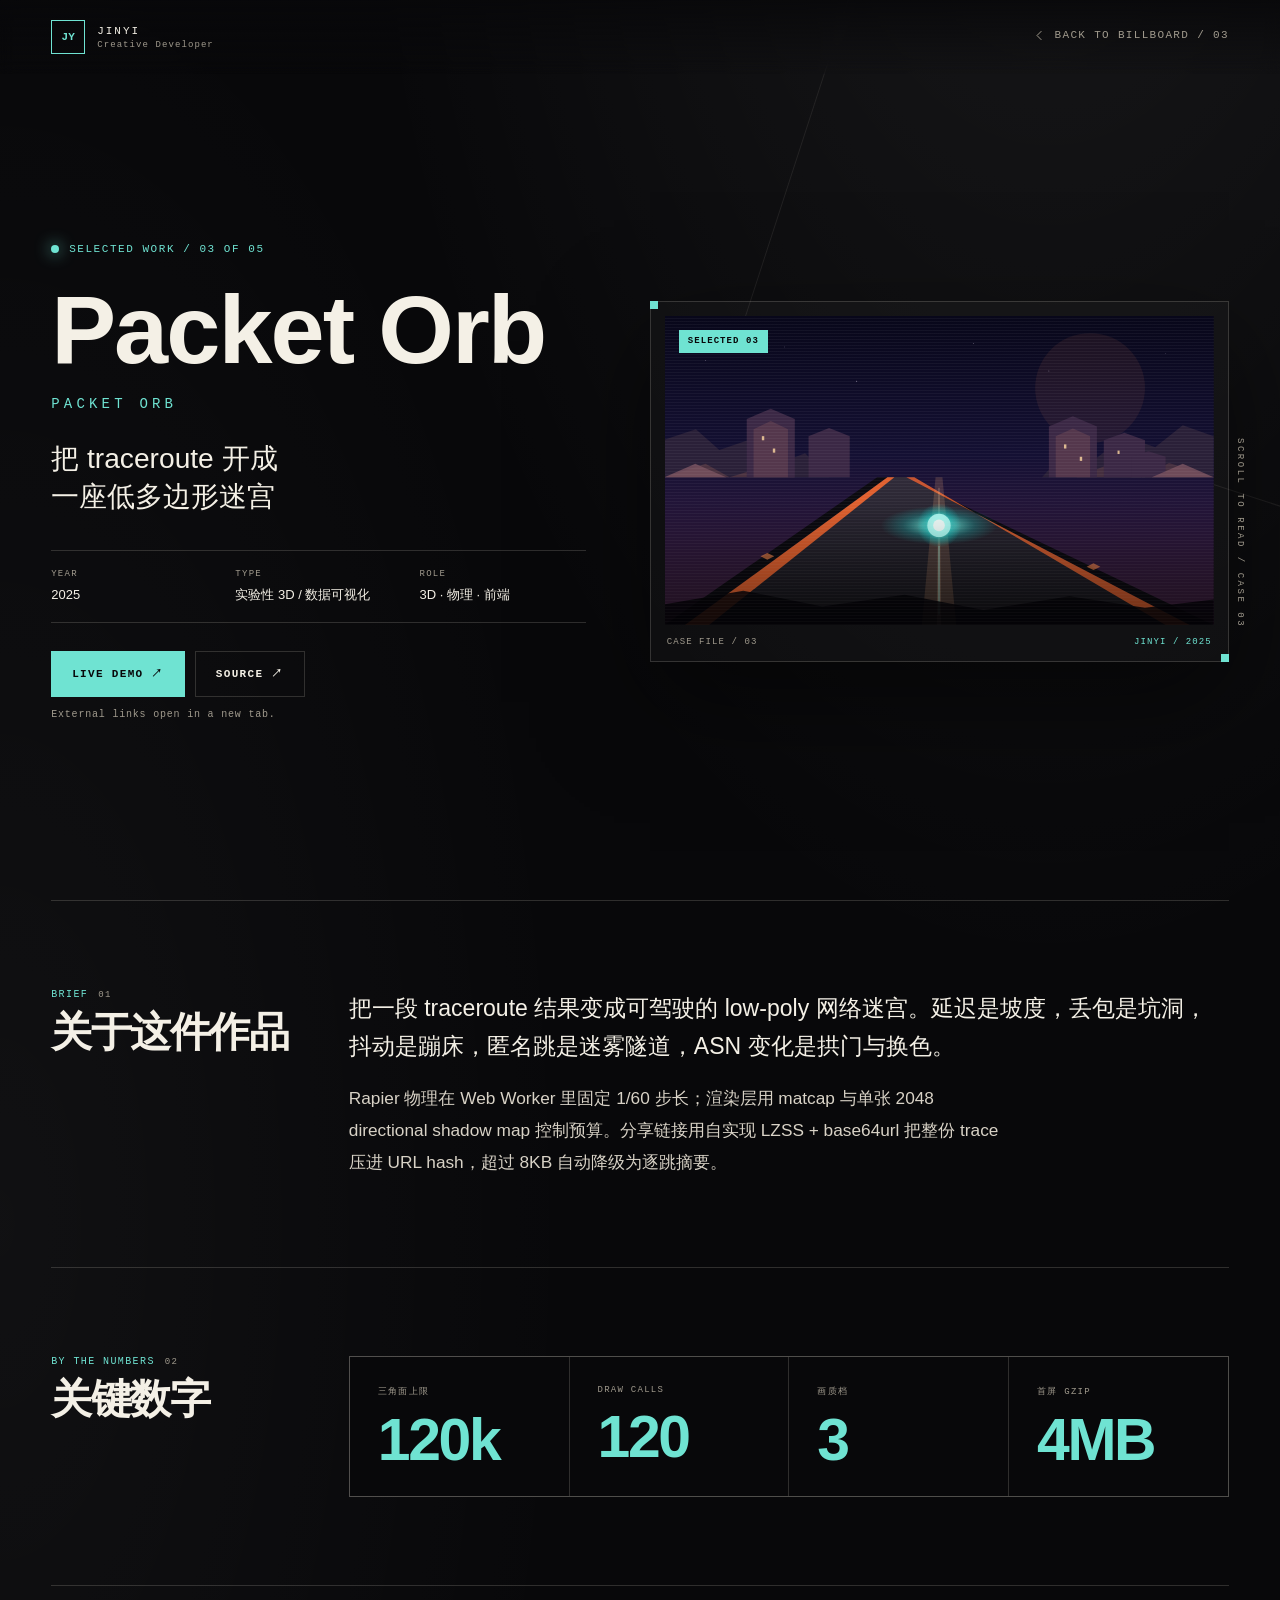
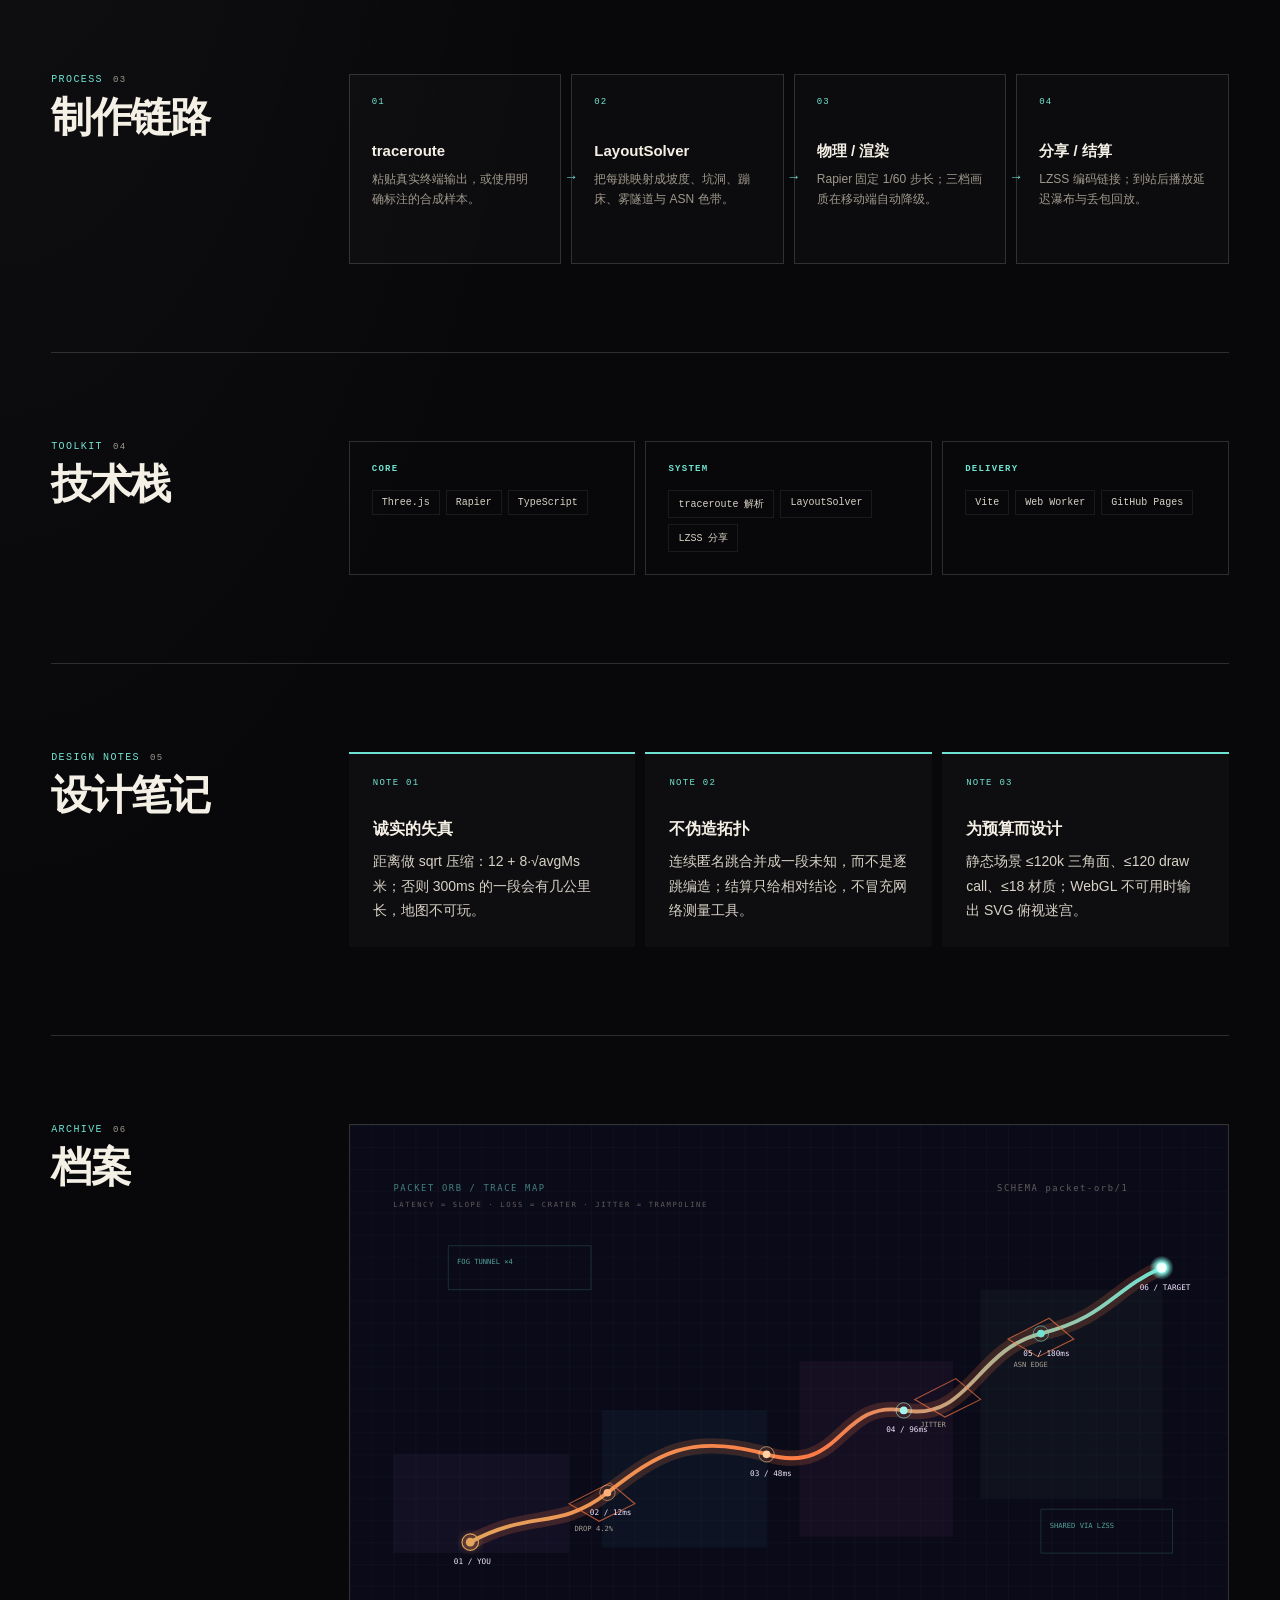
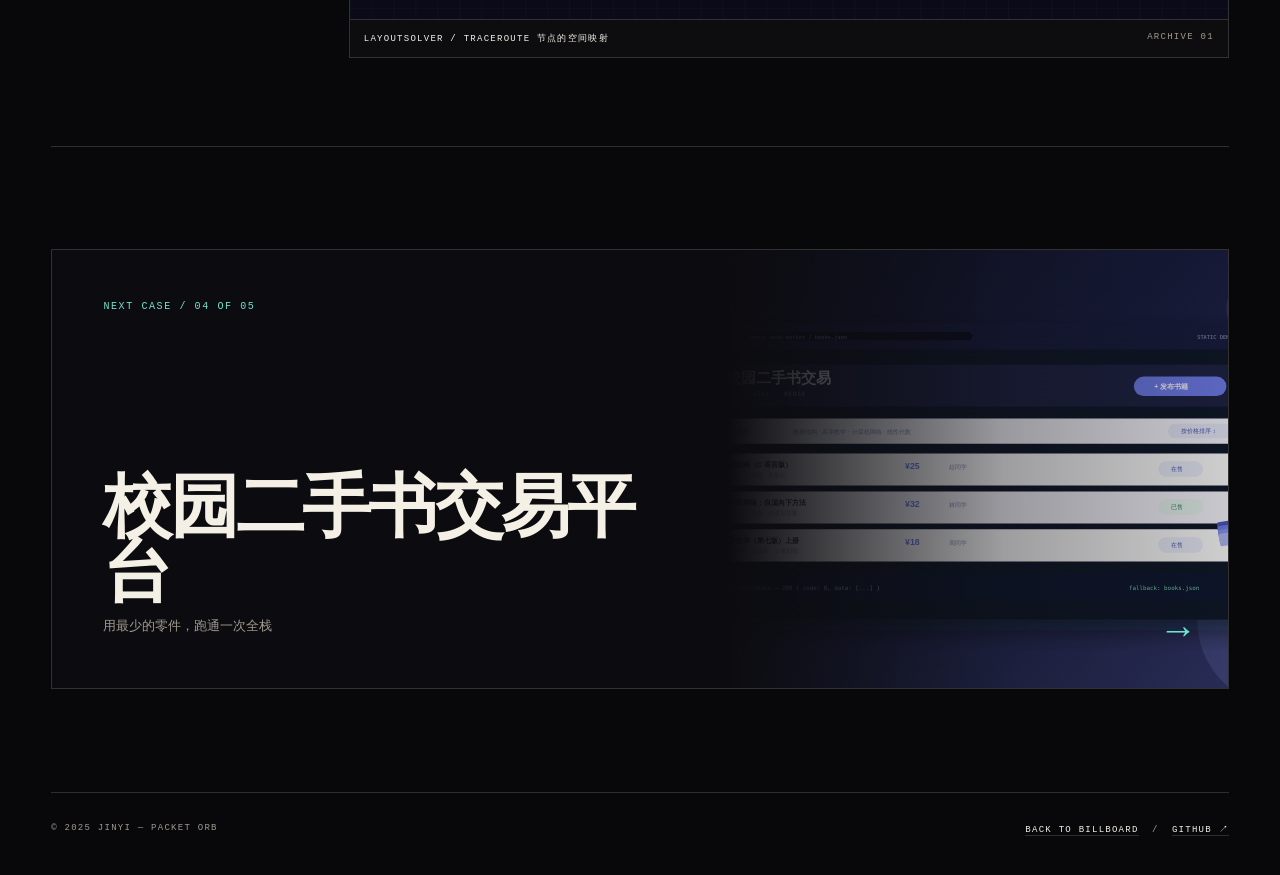
<file: work/packet-orb.html>
<!DOCTYPE html>
<html lang="zh-CN">
<head>
  <meta charset="utf-8">
  <meta name="viewport" content="width=device-width, initial-scale=1, viewport-fit=cover">
  <meta name="theme-color" content="#08080a">
  <meta name="description" content="把 traceroute 变成可驾驶的低多边形网络迷宫：延迟是坡度，丢包是坑洞，ASN 变化是拱门与换色。">
  <title>Packet Orb — JINYI</title>
  <link rel="icon" href="../assets/favicon.svg" type="image/svg+xml">
  <link rel="stylesheet" href="../assets/detail.css">
</head>
<body class="detail-body" data-work="packet-orb">
  <a class="skip-link" href="#detailRoot">跳到案例</a>

  <header class="detail-top">
    <a class="detail-brand" href="../index.html" aria-label="JINYI 首页">
      <span class="mark" aria-hidden="true">JY</span>
      <span class="brand-copy"><span>JINYI</span><small>Creative Developer</small></span>
    </a>
    <a class="detail-back" href="../index.html?work=packet-orb">
      <svg viewBox="0 0 24 24" fill="none" stroke="currentColor" stroke-width="1.6" aria-hidden="true"><path d="M15 5l-7 7 7 7"/></svg>
      <span>BACK TO BILLBOARD / <span id="backIndex">03</span></span>
    </a>
  </header>

  <main class="detail-page" id="detailRoot">
    <noscript>
      <div class="detail-error">
        <p class="kicker">JAVASCRIPT REQUIRED</p>
        <h1>Packet Orb</h1>
        <p>启用 JavaScript 后查看完整案例；也可以直接进入线上世界或查看源码。</p>
        <p><a class="btn btn-primary" href="https://xiaojinyi1.github.io/-packet-orb/" target="_blank" rel="noopener noreferrer">ENTER ↗</a> <a class="btn" href="https://github.com/xiaojinyi1/-packet-orb" target="_blank" rel="noopener noreferrer">SOURCE ↗</a></p>
      </div>
    </noscript>
  </main>

  <script src="../assets/projects.js"></script>
  <script src="../assets/detail.js"></script>
</body>
</html>
</file>
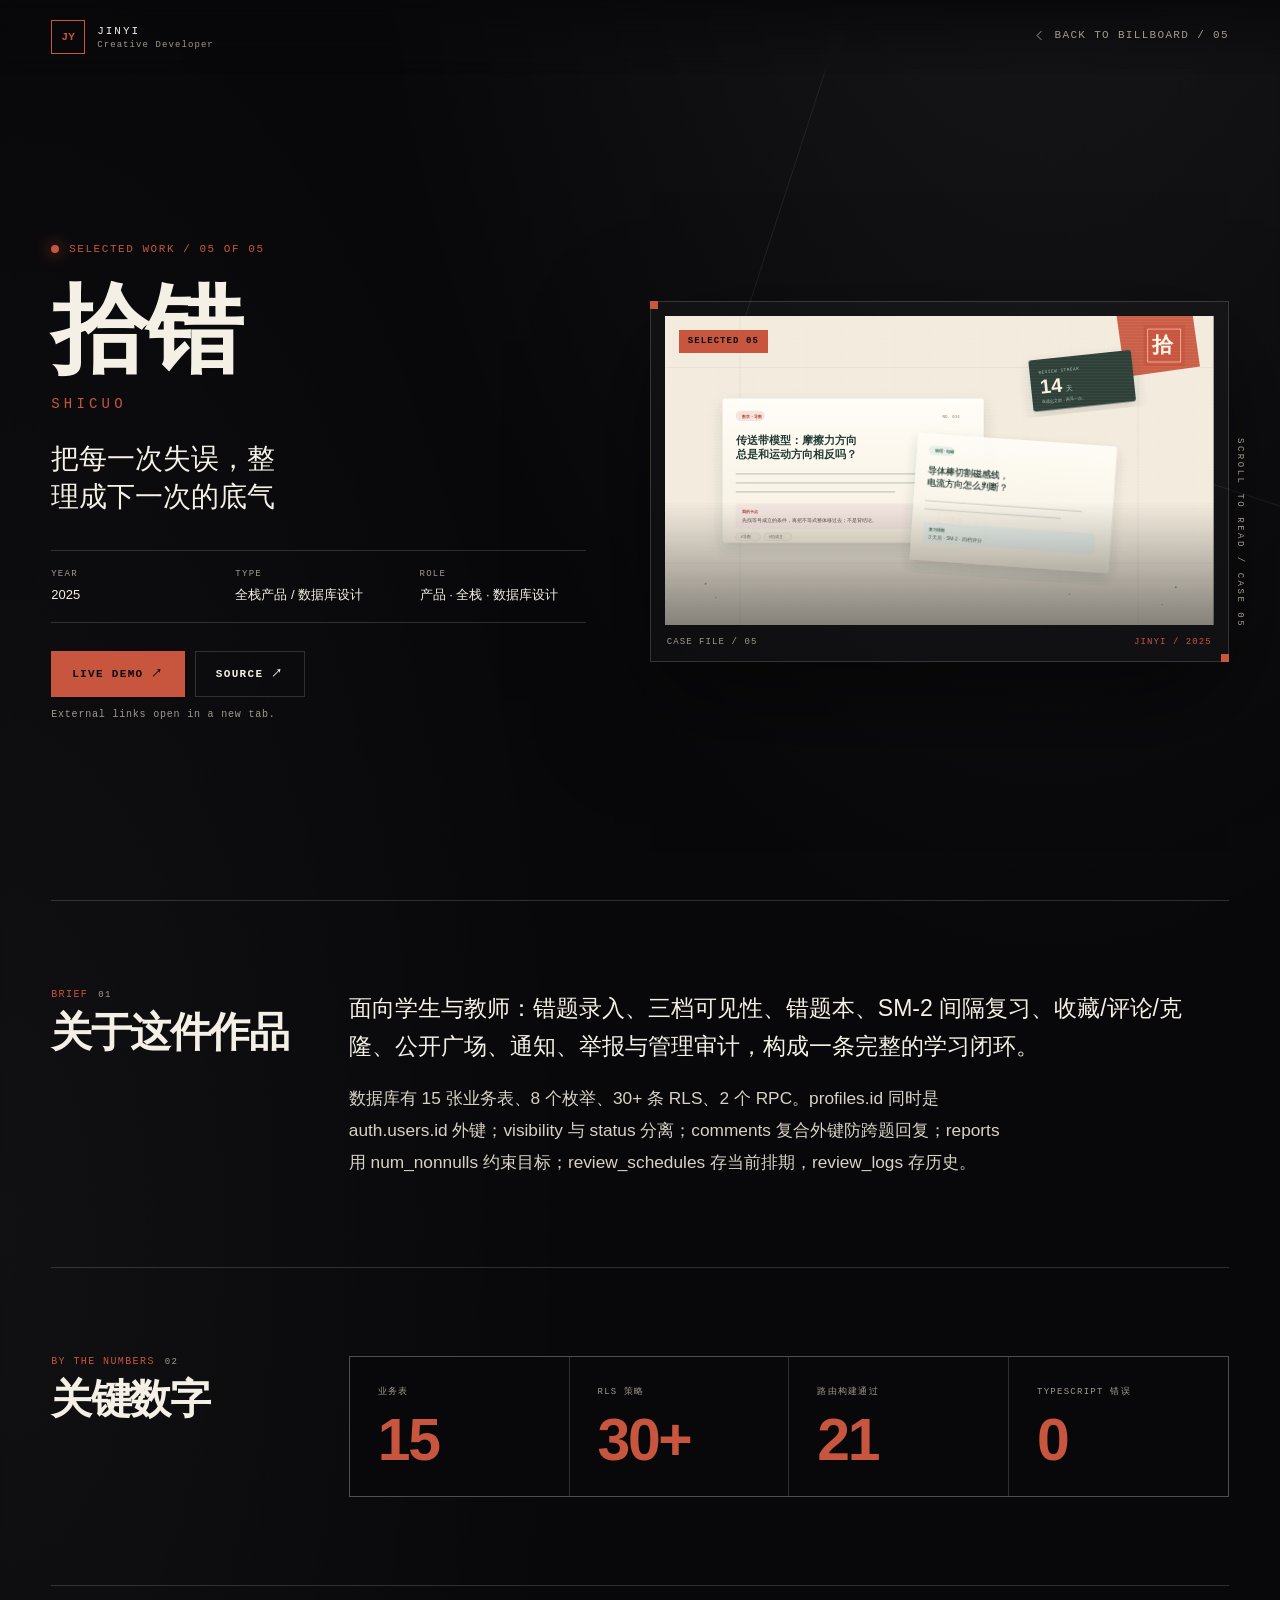
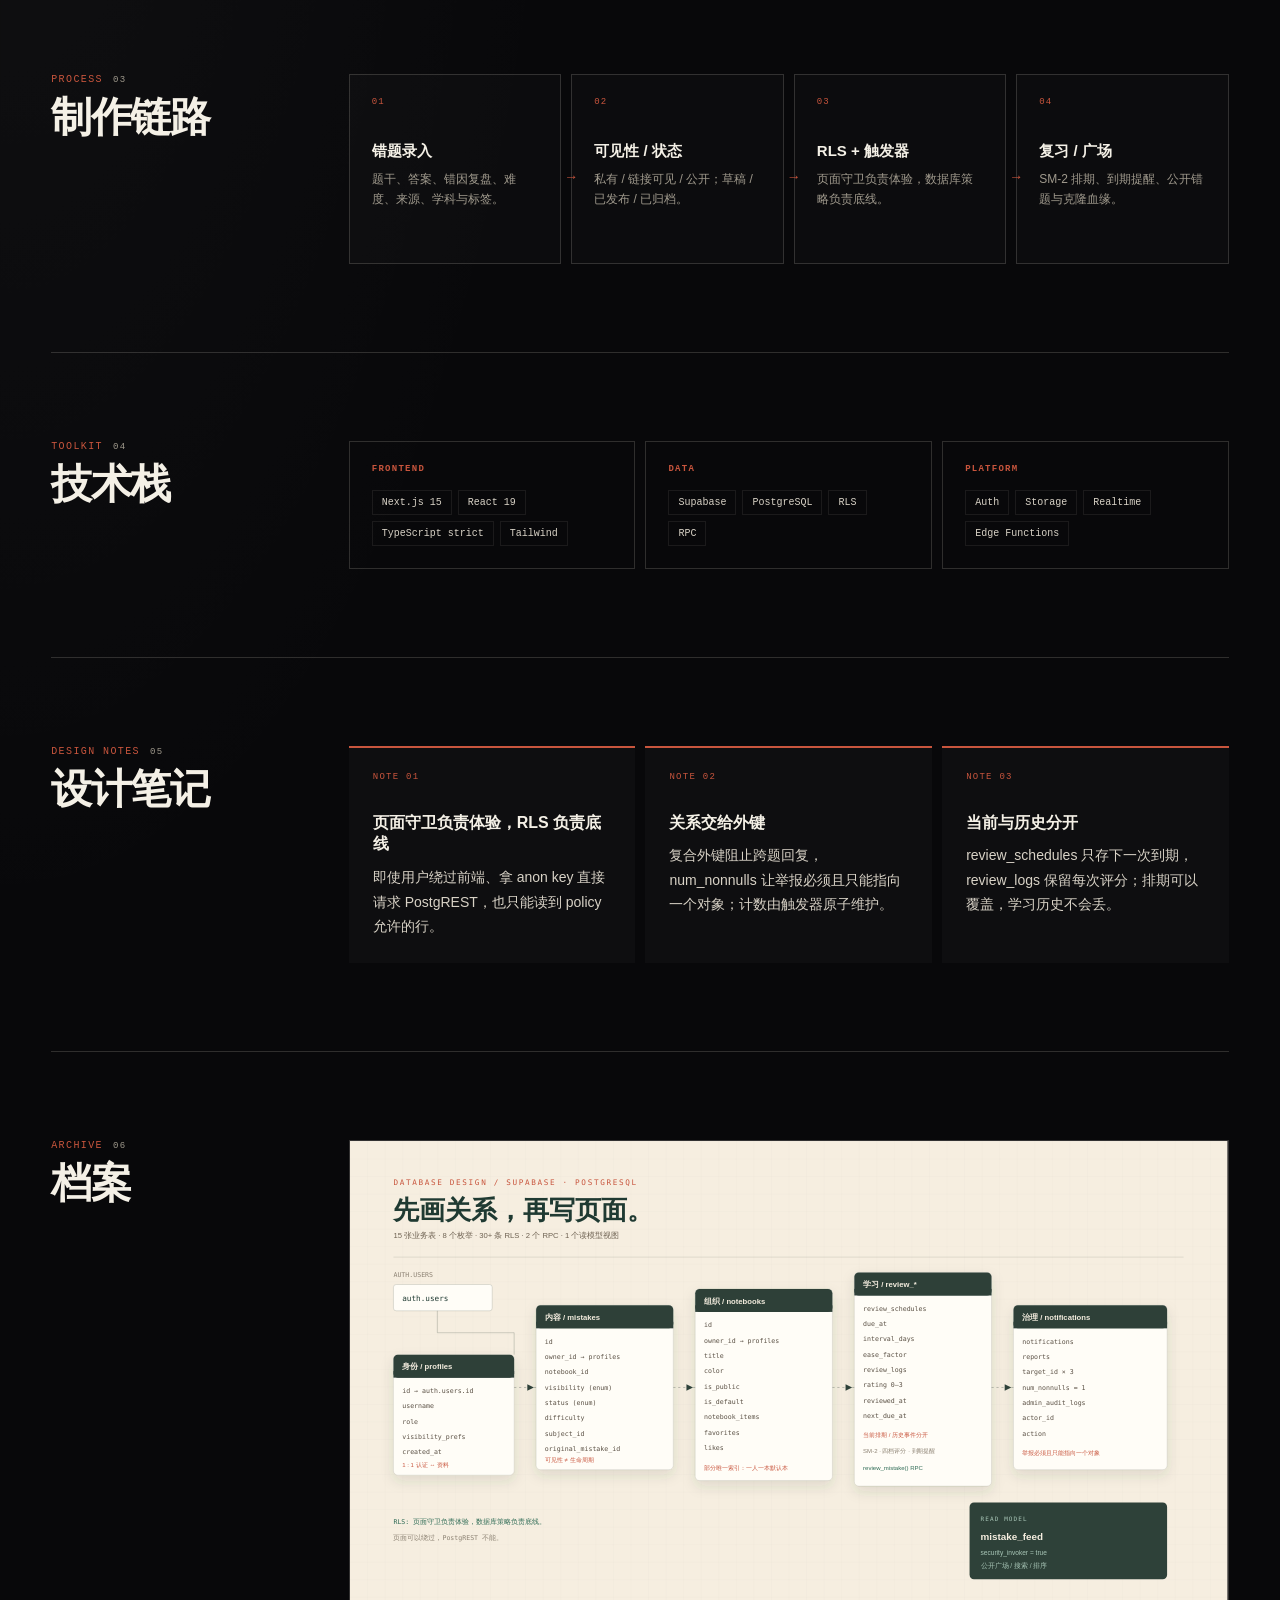
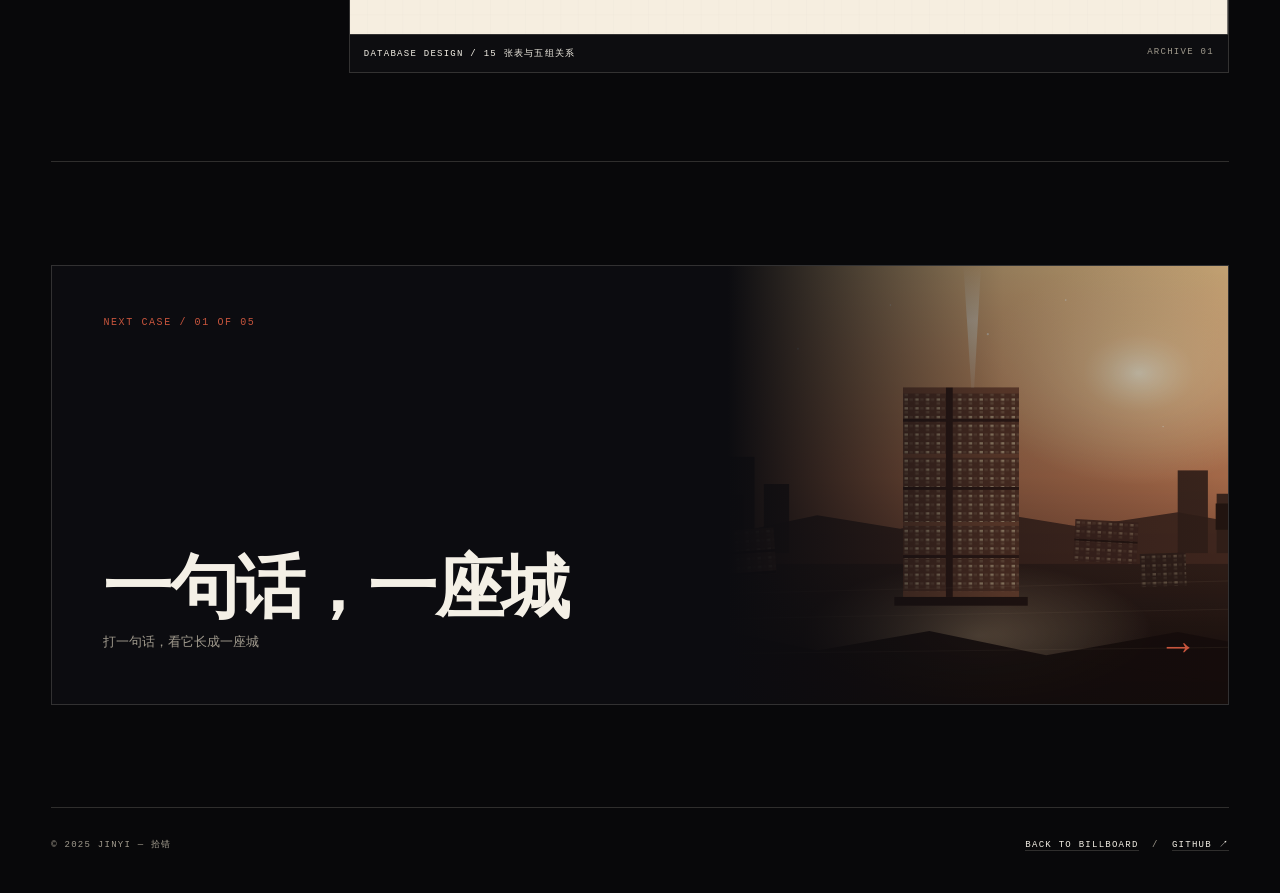
<file: work/shicuo.html>
<!DOCTYPE html>
<html lang="zh-CN">
<head>
  <meta charset="utf-8">
  <meta name="viewport" content="width=device-width, initial-scale=1, viewport-fit=cover">
  <meta name="theme-color" content="#08080a">
  <meta name="description" content="拾错：面向学生与教师的错题整理、间隔复习与公开共享平台。Next.js 15 + Supabase，15 张表、30+ RLS。">
  <title>拾错 — JINYI</title>
  <link rel="icon" href="../assets/favicon.svg" type="image/svg+xml">
  <link rel="stylesheet" href="../assets/detail.css">
</head>
<body class="detail-body" data-work="shicuo">
  <a class="skip-link" href="#detailRoot">跳到案例</a>

  <header class="detail-top">
    <a class="detail-brand" href="../index.html" aria-label="JINYI 首页">
      <span class="mark" aria-hidden="true">JY</span>
      <span class="brand-copy"><span>JINYI</span><small>Creative Developer</small></span>
    </a>
    <a class="detail-back" href="../index.html?work=shicuo">
      <svg viewBox="0 0 24 24" fill="none" stroke="currentColor" stroke-width="1.6" aria-hidden="true"><path d="M15 5l-7 7 7 7"/></svg>
      <span>BACK TO BILLBOARD / <span id="backIndex">05</span></span>
    </a>
  </header>

  <main class="detail-page" id="detailRoot">
    <noscript>
      <div class="detail-error">
        <p class="kicker">JAVASCRIPT REQUIRED</p>
        <h1>拾错</h1>
        <p>启用 JavaScript 后查看完整案例；也可以直接访问线上静态展示版或查看源码。</p>
        <p><a class="btn btn-primary" href="https://xiaojinyi1.github.io/shicuo/" target="_blank" rel="noopener noreferrer">LIVE DEMO ↗</a> <a class="btn" href="https://github.com/xiaojinyi1/shicuo" target="_blank" rel="noopener noreferrer">SOURCE ↗</a></p>
      </div>
    </noscript>
  </main>

  <script src="../assets/projects.js"></script>
  <script src="../assets/detail.js"></script>
</body>
</html>
</file>
<file: assets/style.css>
/* JINYI — Selected Works
   Zero-dependency homepage. The billboard is CSS 3D; the posters are SVG.
   Open index.html directly (file://) or serve the folder. */

:root {
  --bg: #07070a;
  --bg-soft: #0c0c11;
  --ink: #f2ebdd;
  --ink-soft: #cfc6b7;
  --muted: #9d9488;
  --line: rgba(242, 235, 221, .14);
  --line-strong: rgba(242, 235, 221, .26);
  --accent: #e3a45c;
  --accent-soft: rgba(227, 164, 92, .18);
  --accent-deep: #2b1a11;
  --metal: #1a1c20;
  --metal-2: #090a0d;
  --font-display: "Arial Narrow", "Helvetica Neue Condensed", Impact, "Haettenschweiler", sans-serif;
  --font-sans: "Segoe UI", "PingFang SC", "Hiragino Sans GB", "Microsoft YaHei", "Noto Sans SC", system-ui, sans-serif;
  --font-serif: "Songti SC", "STSong", "SimSun", "Noto Serif SC", Georgia, serif;
  --font-mono: "Cascadia Mono", "SFMono-Regular", Consolas, "Liberation Mono", monospace;
  --ease-out: cubic-bezier(.16, 1, .3, 1);
  --ease-in-out: cubic-bezier(.65, 0, .35, 1);
  --shadow-frame: 0 40px 120px rgba(0, 0, 0, .68), 0 8px 26px rgba(0, 0, 0, .55);
}

* { box-sizing: border-box; }
html { background: var(--bg); color-scheme: dark; }
@media (prefers-reduced-motion: no-preference) { html { scroll-behavior: smooth; } }
body {
  margin: 0;
  min-width: 280px;
  min-height: 100svh;
  overflow-x: hidden;
  background:
    radial-gradient(120% 80% at 50% 0%, #11101a 0%, transparent 60%),
    var(--bg);
  color: var(--ink);
  font-family: var(--font-sans);
  -webkit-font-smoothing: antialiased;
  text-rendering: optimizeLegibility;
}
button, a { -webkit-tap-highlight-color: transparent; }
button { font: inherit; }
a { color: inherit; }
img, svg { display: block; max-width: 100%; }
::selection { background: var(--accent); color: #0a0a0a; }
:focus-visible { outline: 2px solid var(--accent); outline-offset: 4px; }

.skip-link {
  position: fixed;
  top: 10px;
  left: 10px;
  z-index: 100;
  padding: 10px 14px;
  background: var(--accent);
  color: #090909;
  font: 700 12px/1 var(--font-mono);
  text-decoration: none;
  transform: translateY(-160%);
  transition: transform .2s var(--ease-out);
}
.skip-link:focus { transform: translateY(0); }

/* ------------------------------------------------------------------ top bar */
.topbar {
  position: fixed;
  inset: 0 0 auto;
  z-index: 30;
  display: flex;
  align-items: center;
  justify-content: space-between;
  gap: 18px;
  padding: 20px clamp(18px, 4vw, 58px);
  pointer-events: none;
}
.topbar > * { pointer-events: auto; }
.brand {
  display: inline-flex;
  align-items: center;
  gap: 11px;
  color: var(--ink);
  text-decoration: none;
  line-height: 1;
}
.brand-mark {
  display: grid;
  width: 31px;
  height: 31px;
  place-items: center;
  background: var(--accent);
  color: #0a0a0a;
  font: 800 14px/1 var(--font-sans);
  letter-spacing: -.03em;
  box-shadow: 0 0 24px var(--accent-soft);
}
.brand-word {
  font: 800 clamp(15px, 1.3vw, 19px)/1 var(--font-sans);
  letter-spacing: .34em;
}
.brand-sub {
  display: block;
  margin-top: 5px;
  color: var(--muted);
  font: 10px/1 var(--font-mono);
  letter-spacing: .2em;
  text-transform: uppercase;
}
.topbar-right {
  display: flex;
  align-items: center;
  gap: clamp(12px, 2.2vw, 30px);
  color: var(--muted);
  font: 10px/1.4 var(--font-mono);
  letter-spacing: .16em;
  text-transform: uppercase;
}
.topbar-right a {
  color: var(--ink-soft);
  text-decoration: none;
  border-bottom: 1px solid transparent;
  padding-bottom: 3px;
  transition: color .2s, border-color .2s;
}
.topbar-right a:hover { color: var(--accent); border-color: var(--accent); }
.topbar-count { white-space: nowrap; }
.topbar-count strong { color: var(--accent); font-weight: 600; }

/* --------------------------------------------------------------------- stage */
#app { position: relative; min-height: 100svh; }
.hero { position: relative; min-height: 100svh; }
.stage {
  position: relative;
  height: 100svh;
  min-height: 650px;
  overflow: hidden;
  isolation: isolate;
}
.scene {
  --mx: 0;
  --my: 0;
  position: absolute;
  inset: 0;
  overflow: hidden;
  perspective: 1250px;
  perspective-origin: 50% 46%;
  transform-style: preserve-3d;
  background:
    linear-gradient(180deg, #05060a 0%, #090c16 32%, #16131b 58%, #241811 78%, #0b0908 100%);
}
.webgl-scene {
  position: absolute;
  inset: 0;
  z-index: 2;
  display: block;
  width: 100%;
  height: 100%;
  pointer-events: none;
}
body.has-webgl .scene .ground,
body.has-webgl .scene .light-pool,
body.has-webgl .scene .car,
body.has-webgl .scene .props {
  display: none;
}
body.has-webgl .scene .skyline,
body.has-webgl .scene .lamp { z-index: 3; }
body.has-webgl .scene .horizon-glow { z-index: 1; }
body.has-webgl .scene .fog { z-index: 5; }
.sky {
  position: absolute;
  inset: 0;
  background:
    radial-gradient(70% 45% at 52% 44%, rgba(226, 157, 93, .16), transparent 68%),
    radial-gradient(34% 32% at 74% 26%, rgba(106, 132, 183, .12), transparent 74%),
    linear-gradient(180deg, #04050a 0%, #080b15 36%, #11121d 56%, #1c1517 78%, #090706 100%);
}
.stars {
  position: absolute;
  inset: 0 0 37%;
  opacity: .7;
  background-image:
    radial-gradient(circle at 8% 18%, rgba(255, 247, 228, .9) 0 1px, transparent 1.6px),
    radial-gradient(circle at 23% 34%, rgba(255, 247, 228, .7) 0 1px, transparent 1.5px),
    radial-gradient(circle at 37% 12%, rgba(255, 247, 228, .65) 0 1px, transparent 1.4px),
    radial-gradient(circle at 52% 29%, rgba(255, 247, 228, .8) 0 1px, transparent 1.5px),
    radial-gradient(circle at 66% 8%, rgba(255, 247, 228, .55) 0 1px, transparent 1.4px),
    radial-gradient(circle at 79% 23%, rgba(255, 247, 228, .75) 0 1px, transparent 1.5px),
    radial-gradient(circle at 91% 14%, rgba(255, 247, 228, .6) 0 1px, transparent 1.5px),
    radial-gradient(circle at 15% 7%, rgba(255, 247, 228, .5) 0 1px, transparent 1.4px),
    radial-gradient(circle at 44% 6%, rgba(255, 247, 228, .55) 0 1px, transparent 1.4px),
    radial-gradient(circle at 72% 34%, rgba(255, 247, 228, .45) 0 1px, transparent 1.4px);
  animation: twinkle 7s ease-in-out infinite alternate;
  transform: translate3d(calc(var(--mx) * -7px), calc(var(--my) * -5px), -140px) scale(1.12);
}
.moon {
  position: absolute;
  top: 13%;
  right: 14%;
  width: clamp(58px, 6.2vw, 108px);
  aspect-ratio: 1;
  border-radius: 50%;
  background: radial-gradient(circle at 38% 35%, #fff5d9 0%, #eed9ad 42%, #c9ad7c 100%);
  box-shadow: 0 0 55px 18px rgba(247, 225, 180, .18), 0 0 160px 70px rgba(247, 225, 180, .07);
  opacity: .9;
  transform: translate3d(calc(var(--mx) * -16px), calc(var(--my) * -10px), -80px);
}
.moon::after {
  content: "";
  position: absolute;
  inset: 19% 22% auto auto;
  width: 22%;
  height: 22%;
  border-radius: 50%;
  background: rgba(116, 92, 63, .17);
  box-shadow: -20px 14px 0 -2px rgba(116, 92, 63, .12);
}
.horizon-glow {
  position: absolute;
  left: 50%;
  top: 58%;
  width: 120vw;
  height: 32vh;
  transform: translate3d(-50%, -50%, -70px);
  background: radial-gradient(ellipse at center, rgba(238, 174, 107, .2) 0%, rgba(238, 174, 107, .05) 40%, transparent 72%);
  filter: blur(10px);
}
.skyline {
  position: absolute;
  left: -4%;
  right: -4%;
  bottom: 24%;
  height: 31%;
  background: url("./scene-skyline.svg") repeat-x bottom / auto 100%;
  opacity: .82;
  transform-origin: 50% 100%;
  pointer-events: none;
}
.skyline.back {
  bottom: 27%;
  height: 25%;
  opacity: .42;
  filter: blur(1.5px);
  transform: translate3d(calc(var(--mx) * -6px), calc(var(--my) * -3px), -150px) scale(1.13);
}
.skyline.front {
  opacity: .9;
  transform: translate3d(calc(var(--mx) * -13px), calc(var(--my) * -6px), -55px) scale(1.045);
}
.ground {
  position: absolute;
  left: -10%;
  right: -10%;
  bottom: -4%;
  height: 43%;
  background:
    linear-gradient(180deg, rgba(26, 21, 19, .9) 0%, #100c0b 42%, #060505 100%);
  transform: translate3d(0, 0, -20px);
  box-shadow: 0 -20px 80px rgba(0, 0, 0, .7);
}
.ground::before {
  content: "";
  position: absolute;
  left: 18%;
  right: 18%;
  top: 4%;
  height: 45%;
  background:
    repeating-linear-gradient(90deg, transparent 0 12%, rgba(242, 220, 186, .07) 12% 12.15%, transparent 12.15% 26%),
    linear-gradient(180deg, rgba(242, 194, 134, .1), transparent 70%);
  transform: perspective(500px) rotateX(64deg);
  transform-origin: 50% 0;
  opacity: .7;
}
.ground::after {
  content: "";
  position: absolute;
  inset: 0;
  background-image:
    radial-gradient(circle at 18% 22%, rgba(255, 226, 188, .1) 0 1px, transparent 2px),
    radial-gradient(circle at 76% 44%, rgba(255, 226, 188, .08) 0 1px, transparent 2px);
  background-size: 92px 74px, 130px 110px;
  opacity: .4;
}
.light-pool {
  position: absolute;
  left: 50%;
  bottom: 1.5%;
  width: min(78vw, 1180px);
  height: 30%;
  transform: translate3d(-50%, 0, 4px);
  background: radial-gradient(ellipse at center, rgba(255, 210, 152, .22) 0%, rgba(255, 197, 126, .09) 32%, transparent 72%);
  filter: blur(6px);
  pointer-events: none;
}
.lamp {
  position: absolute;
  bottom: 16%;
  width: 2px;
  height: 26%;
  background: linear-gradient(180deg, #131316, #070708);
  opacity: .8;
  z-index: 2;
}
.lamp::before {
  content: "";
  position: absolute;
  top: -8px;
  left: 50%;
  width: 44px;
  height: 12px;
  transform: translateX(-50%);
  border-radius: 50%;
  background: radial-gradient(ellipse, rgba(255, 216, 160, .85), rgba(255, 216, 160, 0) 72%);
  box-shadow: 0 0 30px 10px rgba(255, 203, 137, .16);
}
.lamp::after {
  content: "";
  position: absolute;
  left: -90px;
  right: -90px;
  top: -10px;
  height: 70%;
  background: radial-gradient(ellipse at 50% 0%, rgba(255, 207, 147, .12), transparent 68%);
  pointer-events: none;
}
.lamp.left { left: 13%; height: 23%; }
.lamp.right { right: 11%; height: 28%; }
.fog {
  position: absolute;
  left: -20%;
  right: -20%;
  bottom: 0;
  height: 50%;
  background:
    radial-gradient(ellipse at 30% 80%, rgba(116, 108, 106, .17), transparent 60%),
    radial-gradient(ellipse at 72% 90%, rgba(116, 108, 106, .14), transparent 64%);
  filter: blur(18px);
  animation: fogDrift 18s ease-in-out infinite alternate;
  pointer-events: none;
  transform: translate3d(calc(var(--mx) * 9px), 0, 30px);
}
.car {
  position: absolute;
  right: clamp(2%, 5vw, 8%);
  bottom: 3.2%;
  width: clamp(165px, 19vw, 310px);
  opacity: .86;
  filter: blur(.2px);
  transform: translate3d(calc(var(--mx) * 18px), calc(var(--my) * 7px), 74px);
  pointer-events: none;
}
.props {
  position: absolute;
  left: clamp(2%, 7vw, 11%);
  bottom: 3%;
  width: clamp(130px, 14vw, 240px);
  opacity: .56;
  transform: translate3d(calc(var(--mx) * 13px), calc(var(--my) * 5px), 52px);
  pointer-events: none;
}
.vignette {
  position: absolute;
  inset: 0;
  z-index: 8;
  pointer-events: none;
  background:
    radial-gradient(120% 85% at 50% 42%, transparent 42%, rgba(0, 0, 0, .34) 78%, rgba(0, 0, 0, .72) 100%),
    linear-gradient(180deg, rgba(0, 0, 0, .42), transparent 22%, transparent 70%, rgba(0, 0, 0, .58));
}
.grain {
  position: absolute;
  inset: 0;
  z-index: 8;
  opacity: .07;
  pointer-events: none;
  background-image: url("data:image/svg+xml,%3Csvg xmlns='http://www.w3.org/2000/svg' width='140' height='140'%3E%3Cfilter id='n'%3E%3CfeTurbulence type='fractalNoise' baseFrequency='.9' numOctaves='2'/%3E%3C/filter%3E%3Crect width='140' height='140' filter='url(%23n)' opacity='.55'/%3E%3C/svg%3E");
  mix-blend-mode: soft-light;
}

/* ----------------------------------------------------------------- billboard */
.billboard {
  position: absolute;
  left: 64%;
  top: 38.5%;
  z-index: 7;
  width: min(60vw, 1020px, 88svh);
  transform: translate3d(-50%, -50%, 58px) rotateY(-1.2deg) rotateX(.35deg);
  transform-style: preserve-3d;
  filter: drop-shadow(0 28px 42px rgba(0, 0, 0, .52));
  will-change: transform;
}
.frame {
  position: relative;
  aspect-ratio: 2 / 1.08;
  padding: 3.1% 3.2% 3.6%;
  background:
    linear-gradient(142deg, #34373d 0%, #17191d 18%, #0d0e11 50%, #22252a 78%, #0b0c0e 100%);
  border: 1px solid rgba(231, 224, 211, .15);
  box-shadow:
    var(--shadow-frame),
    inset 0 1px 0 rgba(255, 255, 255, .13),
    inset 0 -2px 0 rgba(0, 0, 0, .8);
  transform-style: preserve-3d;
}
.frame::before {
  content: "";
  position: absolute;
  inset: -13px;
  z-index: -1;
  background: linear-gradient(160deg, #0c0d10, #23262b 45%, #08090b);
  border: 1px solid rgba(255, 255, 255, .07);
  box-shadow: 0 18px 0 -10px #050506, 0 30px 60px rgba(0, 0, 0, .5);
  transform: translateZ(-22px);
}
.frame::after {
  content: "";
  position: absolute;
  left: 1.2%;
  right: 1.2%;
  bottom: -16px;
  height: 18px;
  background: linear-gradient(180deg, #14161a, #060708);
  border: 1px solid rgba(255, 255, 255, .06);
  transform: translateZ(-4px);
  box-shadow: 0 14px 28px rgba(0, 0, 0, .45);
}
.screen {
  position: relative;
  width: 100%;
  height: 100%;
  overflow: hidden;
  touch-action: pan-y;
  user-select: none;
  -webkit-user-select: none;
  background: #050506;
  border: 1px solid rgba(0, 0, 0, .9);
  box-shadow:
    inset 0 0 0 1px rgba(255, 255, 255, .055),
    inset 0 0 55px rgba(0, 0, 0, .55);
  isolation: isolate;
}
.screen::before {
  content: "";
  position: absolute;
  inset: 0;
  z-index: 9;
  pointer-events: none;
  background: linear-gradient(115deg, rgba(255, 255, 255, .08), transparent 24%, transparent 74%, rgba(255, 255, 255, .035));
  mix-blend-mode: screen;
}
.screen::after {
  content: "";
  position: absolute;
  inset: 0;
  z-index: 10;
  pointer-events: none;
  background: repeating-linear-gradient(180deg, rgba(0, 0, 0, .15) 0 1px, transparent 1px 3px);
  opacity: .5;
}
.screen-glow {
  position: absolute;
  inset: -12%;
  z-index: 0;
  pointer-events: none;
  background: radial-gradient(ellipse at 50% 52%, var(--accent-soft), transparent 64%);
  filter: blur(24px);
  transition: background .5s;
}
.poster-layer {
  position: absolute;
  inset: 0;
  z-index: 2;
  opacity: 0;
  visibility: hidden;
  overflow: hidden;
  will-change: transform, opacity, clip-path;
}
.poster-layer.is-visible { opacity: 1; visibility: visible; }
.poster-layer.is-entering { z-index: 4; }
.poster-layer.is-leaving { z-index: 3; }
.screen.is-transitioning { pointer-events: none; }
.screen-seam, .screen-flash {
  position: absolute;
  z-index: 12;
  pointer-events: none;
  opacity: 0;
}
.screen-seam {
  left: 0;
  right: 0;
  top: 0;
  height: 3px;
  background: linear-gradient(90deg, transparent, var(--accent) 18%, #fff3d7 50%, var(--accent) 82%, transparent);
  box-shadow: 0 0 18px 4px var(--accent-soft);
}
.screen-flash {
  inset: 0;
  background: radial-gradient(ellipse at 50% 50%, rgba(255, 240, 214, .34), transparent 62%);
  mix-blend-mode: screen;
}

/* -------------------------------------------------------------------- poster */
.poster {
  --poster-bg: #2b1a11;
  --poster-fg: #f6e7ce;
  position: absolute;
  inset: 0;
  display: grid;
  overflow: hidden;
  background: var(--poster-bg);
  color: var(--poster-fg);
}
.poster[data-layout="split"] { grid-template-columns: 1.02fr .98fr; }
.poster[data-layout="split"].image-left { grid-template-columns: .98fr 1.02fr; }
.poster[data-layout="split"] .poster-copy { grid-column: 1; grid-row: 1; }
.poster[data-layout="split"] .poster-art { grid-column: 2; grid-row: 1; }
.poster[data-layout="split"].image-left .poster-copy { grid-column: 2; }
.poster[data-layout="split"].image-left .poster-art { grid-column: 1; }
.poster[data-layout="full"] .poster-art { position: absolute; inset: 0; }
.poster[data-layout="full"] .poster-copy {
  position: absolute;
  inset: 0;
  z-index: 2;
  justify-content: flex-end;
  background: linear-gradient(90deg, var(--poster-bg) 0%, color-mix(in srgb, var(--poster-bg) 72%, transparent) 38%, transparent 78%);
}
.poster-art {
  position: relative;
  min-width: 0;
  background-color: var(--poster-bg);
  background-position: center;
  background-size: cover;
  background-repeat: no-repeat;
}
.poster-art::after {
  content: "";
  position: absolute;
  inset: 0;
  background:
    linear-gradient(90deg, var(--poster-bg) 0%, color-mix(in srgb, var(--poster-bg) 38%, transparent) 18%, transparent 48%),
    linear-gradient(180deg, rgba(0, 0, 0, .12), transparent 40%, rgba(0, 0, 0, .24));
  pointer-events: none;
}
.poster.image-left .poster-art::after {
  background:
    linear-gradient(-90deg, var(--poster-bg) 0%, color-mix(in srgb, var(--poster-bg) 38%, transparent) 18%, transparent 48%),
    linear-gradient(180deg, rgba(0, 0, 0, .12), transparent 40%, rgba(0, 0, 0, .24));
}
.poster-copy {
  position: relative;
  z-index: 3;
  display: flex;
  flex-direction: column;
  justify-content: space-between;
  min-width: 0;
  padding: 7.5% 7.8% 7%;
}
.poster-kicker {
  display: flex;
  align-items: center;
  justify-content: space-between;
  gap: 12px;
  padding-bottom: 10px;
  border-bottom: 1px solid color-mix(in srgb, var(--poster-fg) 20%, transparent);
  font: 500 clamp(7px, .72vw, 11px)/1.2 var(--font-mono);
  letter-spacing: .22em;
  text-transform: uppercase;
  opacity: .72;
}
.poster-kicker .stamp { color: var(--stamp-color, currentColor); }
.poster-index {
  margin-bottom: 6px;
  font: 600 clamp(8px, .8vw, 12px)/1 var(--font-mono);
  letter-spacing: .2em;
  opacity: .52;
}
.poster-title {
  max-width: 100%;
  margin: 0;
  font-family: var(--font-sans);
  font-size: clamp(26px, 3.1vw, 51px);
  font-weight: 850;
  letter-spacing: -.055em;
  line-height: .98;
  text-wrap: balance;
}
.poster-title.is-long { font-size: clamp(20px, 2.45vw, 39px); letter-spacing: -.06em; }
.poster-en {
  margin: 8px 0 0;
  font: 500 clamp(7px, .75vw, 11px)/1.35 var(--font-mono);
  letter-spacing: .18em;
  opacity: .58;
}
.poster-tagline {
  max-width: 92%;
  margin: 14px 0 0;
  font-size: clamp(10px, 1vw, 15px);
  line-height: 1.55;
  opacity: .78;
}
.poster-foot {
  display: flex;
  align-items: flex-end;
  justify-content: space-between;
  gap: 12px;
  padding-top: 11px;
  border-top: 1px solid color-mix(in srgb, var(--poster-fg) 20%, transparent);
}
.poster-meta {
  font: 500 clamp(6px, .62vw, 9px)/1.5 var(--font-mono);
  letter-spacing: .1em;
  text-transform: uppercase;
  opacity: .62;
}
.poster-meta b { display: block; color: var(--poster-fg); font-weight: 600; opacity: .9; }
.barcode {
  width: clamp(35px, 4.8vw, 66px);
  height: clamp(15px, 1.7vw, 24px);
  background: repeating-linear-gradient(90deg, currentColor 0 1px, transparent 1px 3px, currentColor 3px 4px, transparent 4px 7px);
  opacity: .62;
}
.now-showing {
  display: inline-flex;
  align-items: center;
  gap: 5px;
  font: 600 clamp(6px, .62vw, 9px)/1 var(--font-mono);
  letter-spacing: .16em;
  white-space: nowrap;
  opacity: .7;
}
.now-showing::before {
  content: "";
  width: 5px;
  height: 5px;
  border-radius: 50%;
  background: var(--accent);
  box-shadow: 0 0 8px var(--accent);
}
.poster-halftone {
  position: absolute;
  inset: 0;
  z-index: 4;
  pointer-events: none;
  background-image: radial-gradient(circle, currentColor 0 1px, transparent 1.4px);
  background-size: 7px 7px;
  opacity: .05;
  mix-blend-mode: multiply;
}
.poster[data-layout="full"] .poster-title { font-size: clamp(32px, 4.2vw, 67px); }
.poster[data-layout="full"] .poster-title.is-long { font-size: clamp(26px, 3.15vw, 50px); }
.poster[data-layout="full"] .poster-copy { padding: 6.4% 6.8%; }
.poster[data-layout="full"] .poster-tagline { max-width: 54%; }
.poster[data-layout="full"] .poster-foot { max-width: 78%; }
.poster[data-layout="full"] .poster-kicker { max-width: 60%; }

/* --------------------------------------------------------------- profile poster */
.poster-profile {
  display: block;
  width: 100%;
  padding: 0;
  overflow: hidden;
  background: var(--poster-bg);
  color: var(--poster-fg);
}
.pp-bg {
  position: absolute;
  inset: 0;
  background:
    radial-gradient(ellipse at 78% 18%, color-mix(in srgb, var(--accent) 24%, transparent), transparent 42%),
    radial-gradient(ellipse at 8% 100%, rgba(255, 255, 255, .06), transparent 46%),
    linear-gradient(118deg, #17130e 0%, #201a13 52%, #120f0b 100%);
}
.pp-bg::before {
  content: "JY";
  position: absolute;
  right: -4%;
  bottom: -22%;
  color: color-mix(in srgb, var(--poster-fg) 6%, transparent);
  font: 900 clamp(150px, 24vw, 360px)/.8 var(--font-sans);
  letter-spacing: -.12em;
  pointer-events: none;
}
.pp-bg::after {
  content: "";
  position: absolute;
  inset: 0;
  background-image:
    linear-gradient(color-mix(in srgb, var(--poster-fg) 7%, transparent) 1px, transparent 1px),
    linear-gradient(90deg, color-mix(in srgb, var(--poster-fg) 7%, transparent) 1px, transparent 1px);
  background-size: 42px 42px;
  opacity: .28;
  mask-image: linear-gradient(100deg, transparent 8%, #000 58%, transparent 100%);
}
.pp-copy {
  position: relative;
  z-index: 2;
  display: flex;
  flex-direction: column;
  height: 100%;
  padding: 6.6% 7.2% 6.2%;
}
.pp-kicker {
  display: flex;
  align-items: center;
  justify-content: space-between;
  gap: 14px;
  padding-bottom: 10px;
  border-bottom: 1px solid color-mix(in srgb, var(--poster-fg) 20%, transparent);
  color: var(--accent);
  font: 500 clamp(7px, .72vw, 11px)/1.2 var(--font-mono);
  letter-spacing: .2em;
  text-transform: uppercase;
}
.pp-kicker span:last-child { color: var(--poster-fg); opacity: .5; }
.pp-body {
  display: grid;
  grid-template-columns: .9fr 1.1fr;
  align-items: center;
  gap: 5.5%;
  flex: 1;
  min-height: 0;
}
.pp-identity { min-width: 0; }
.pp-eyebrow {
  margin: 0 0 8px;
  color: var(--accent);
  font: 600 clamp(6px, .65vw, 10px)/1 var(--font-mono);
  letter-spacing: .24em;
}
.pp-name {
  margin: 0;
  color: var(--poster-fg);
  font-family: var(--font-sans);
  font-size: clamp(46px, 6.2vw, 94px);
  font-weight: 900;
  letter-spacing: -.08em;
  line-height: .82;
}
.pp-role {
  max-width: 24ch;
  margin: 12px 0 0;
  color: color-mix(in srgb, var(--poster-fg) 72%, transparent);
  font-size: clamp(10px, .95vw, 14px);
  line-height: 1.45;
}
.pp-gpa {
  display: flex;
  align-items: baseline;
  gap: 9px;
  margin-top: clamp(14px, 2.2vh, 24px);
  padding-top: 9px;
  border-top: 1px solid color-mix(in srgb, var(--poster-fg) 22%, transparent);
  font: 500 clamp(7px, .7vw, 10px)/1 var(--font-mono);
  letter-spacing: .16em;
  text-transform: uppercase;
  opacity: .78;
}
.pp-gpa strong {
  color: var(--accent);
  font: 900 clamp(40px, 5.2vw, 78px)/.78 var(--font-sans);
  letter-spacing: -.08em;
}
.pp-grid {
  display: grid;
  grid-template-columns: repeat(2, minmax(0, 1fr));
  gap: 7px;
  min-width: 0;
}
.pp-fact {
  display: flex;
  flex-direction: column;
  justify-content: center;
  min-height: clamp(55px, 7.5vh, 82px);
  padding: 9px 11px;
  border: 1px solid color-mix(in srgb, var(--poster-fg) 14%, transparent);
  background: color-mix(in srgb, #050403 34%, transparent);
}
.pp-label {
  color: color-mix(in srgb, var(--poster-fg) 48%, transparent);
  font: 500 clamp(6px, .58vw, 8px)/1 var(--font-mono);
  letter-spacing: .14em;
  text-transform: uppercase;
}
.pp-value {
  margin-top: 5px;
  color: var(--poster-fg);
  font-size: clamp(11px, 1.15vw, 17px);
  font-weight: 700;
  letter-spacing: -.02em;
  line-height: 1.25;
}
.pp-detail {
  margin-top: 4px;
  color: color-mix(in srgb, var(--poster-fg) 50%, transparent);
  font-size: clamp(7px, .65vw, 9px);
  line-height: 1.35;
}
.pp-foot {
  display: flex;
  justify-content: space-between;
  gap: 12px;
  padding-top: 9px;
  border-top: 1px solid color-mix(in srgb, var(--poster-fg) 18%, transparent);
  color: color-mix(in srgb, var(--poster-fg) 48%, transparent);
  font: 500 clamp(6px, .6vw, 9px)/1.3 var(--font-mono);
  letter-spacing: .12em;
  text-transform: uppercase;
}
.pp-foot b { color: var(--accent); font-weight: 600; }

/* ------------------------------------------------ profile facts / fallback card */
.profile-facts {
  display: grid;
  grid-template-columns: repeat(2, minmax(0, 1fr));
  gap: 6px;
  margin-top: 13px;
}
.profile-facts[hidden] { display: none; }
.profile-fact {
  display: flex;
  flex-direction: column;
  gap: 2px;
  min-width: 0;
  min-height: 52px;
  padding: 8px 9px;
  border: 1px solid var(--line);
  background: rgba(10, 10, 13, .48);
}
.profile-fact.is-highlight {
  grid-column: 1 / -1;
  display: grid;
  grid-template-columns: 1fr auto;
  align-items: end;
  gap: 0 10px;
}
.profile-fact-label {
  color: var(--muted);
  font: 500 7px/1.2 var(--font-mono);
  letter-spacing: .1em;
  text-transform: uppercase;
}
.profile-fact-value {
  overflow-wrap: anywhere;
  color: var(--ink);
  font-size: 12px;
  font-weight: 700;
  letter-spacing: -.02em;
  line-height: 1.25;
}
.profile-fact.is-highlight .profile-fact-value {
  grid-column: 1;
  grid-row: 2;
  color: var(--accent);
  font-family: var(--font-sans);
  font-size: 24px;
  font-weight: 900;
  letter-spacing: -.06em;
}
.profile-fact.is-highlight .profile-fact-detail { grid-column: 2; grid-row: 2; text-align: right; }
.profile-fact-detail {
  color: var(--muted);
  font-size: 9px;
  line-height: 1.35;
}
.info.is-profile .info-summary { max-width: 34ch; }
.info.is-profile .info-chips { margin-top: 9px; }
.info.is-profile .info-actions { margin-top: 12px; }
.profile-more {
  display: inline-flex;
  align-items: center;
  gap: 7px;
  margin-top: 7px;
  padding-bottom: 4px;
  border-bottom: 1px solid color-mix(in srgb, var(--accent) 52%, transparent);
  color: var(--accent);
  font: 600 9px/1 var(--font-mono);
  letter-spacing: .12em;
  text-decoration: none;
  text-transform: uppercase;
  transition: color .2s, border-color .2s, transform .2s;
}
.profile-more[hidden] { display: none; }
.profile-more:hover { color: var(--ink); border-color: var(--ink); transform: translateX(2px); }
.profile-more span { transition: transform .2s; }
.profile-more:hover span { transform: translateY(2px); }

/* ------------------------------------------------------------ profile dossier */
.profile-sheet {
  width: min(1240px, calc(100% - 10vw));
  margin: clamp(34px, 5vw, 72px) auto 0;
  scroll-margin-top: 88px;
  padding: clamp(24px, 3vw, 40px) 0 48px;
  border-top: 1px solid var(--line-strong);
}
.profile-sheet[hidden] { display: none; }
.profile-sheet-head {
  display: grid;
  grid-template-columns: 1fr auto;
  align-items: end;
  gap: 0 18px;
}
.profile-sheet-eyebrow {
  grid-column: 1 / -1;
  margin: 0;
  color: var(--accent);
  font: 9px/1 var(--font-mono);
  letter-spacing: .22em;
  text-transform: uppercase;
}
.profile-sheet-head h2 {
  margin: 9px 0 0;
  font-size: clamp(32px, 5vw, 68px);
  font-weight: 900;
  letter-spacing: -.06em;
  line-height: .92;
}
.profile-sheet-head > p:last-child {
  margin: 0 0 5px;
  color: var(--muted);
  font: 10px/1.5 var(--font-mono);
  letter-spacing: .06em;
  text-align: right;
}
.profile-sheet-body {
  display: grid;
  grid-template-columns: minmax(0, 1.05fr) minmax(0, .95fr);
  gap: clamp(24px, 4vw, 56px);
  margin-top: clamp(22px, 3vw, 34px);
}
.profile-bio {
  padding-left: 18px;
  border-left: 2px solid var(--accent);
}
.profile-bio p {
  margin: 0 0 13px;
  color: var(--ink-soft);
  font-size: 14px;
  line-height: 1.9;
}
.profile-bio p:last-child { margin-bottom: 0; }
.profile-story-grid {
  display: grid;
  grid-template-columns: repeat(2, minmax(0, 1fr));
  gap: 9px;
  align-content: start;
}
.profile-story-card {
  min-width: 0;
  padding: 14px;
  border: 1px solid var(--line);
  background: rgba(12, 12, 17, .72);
}
.profile-story-card.is-highlight {
  grid-column: 1 / -1;
  display: grid;
  grid-template-columns: auto minmax(0, 1fr);
  grid-template-rows: auto auto;
  align-items: end;
  gap: 2px 18px;
  border-color: color-mix(in srgb, var(--accent) 38%, var(--line));
  background: color-mix(in srgb, var(--accent) 8%, rgba(12, 12, 17, .8));
}
.profile-story-label {
  color: var(--muted);
  font: 500 8px/1.2 var(--font-mono);
  letter-spacing: .12em;
  text-transform: uppercase;
}
.profile-story-value {
  display: block;
  margin-top: 5px;
  color: var(--ink);
  font-size: 16px;
  line-height: 1.25;
  letter-spacing: -.02em;
}
.profile-story-card.is-highlight .profile-story-label { grid-column: 2; grid-row: 1; }
.profile-story-card.is-highlight .profile-story-value {
  grid-column: 1;
  grid-row: 1 / 3;
  margin: 0;
  color: var(--accent);
  font-size: 42px;
  font-weight: 900;
  letter-spacing: -.07em;
  line-height: .9;
}
.profile-story-card.is-highlight .profile-story-text { grid-column: 2; grid-row: 2; margin: 3px 0 0; }
.profile-story-text {
  margin: 8px 0 0;
  color: var(--muted);
  font-size: 10px;
  line-height: 1.65;
}
.profile-note {
  margin: 24px 0 0;
  padding-top: 12px;
  border-top: 1px solid var(--line);
  color: var(--muted);
  font: 9px/1.6 var(--font-mono);
  letter-spacing: .04em;
}

.profile-card {
  grid-column: 1 / -1;
  width: 100%;
  min-width: 0;
  overflow: hidden;
  padding: clamp(16px, 2.2vw, 24px);
  border: 1px solid var(--line-strong);
  background:
    radial-gradient(ellipse at 88% 0%, rgba(227, 164, 92, .14), transparent 42%),
    #0c0c10;
  color: var(--ink);
}
.profile-card-head {
  display: flex;
  justify-content: space-between;
  flex-wrap: wrap;
  gap: 4px 12px;
  padding-bottom: 10px;
  border-bottom: 1px solid var(--line);
  color: var(--accent);
  font: 600 9px/1 var(--font-mono);
  letter-spacing: .16em;
}
.profile-card-head span:last-child { margin-left: auto; text-align: right; }
.profile-card h2 { margin: 14px 0 0; font-size: clamp(30px, 5vw, 54px); letter-spacing: -.06em; line-height: .9; }
.profile-card-tagline { margin: 7px 0 0; color: var(--ink-soft); font-size: 13px; }
.profile-card .profile-facts { margin-top: 14px; }
.profile-card-bio { max-width: 72ch; margin-top: 18px; padding-top: 14px; border-top: 1px solid var(--line); }
.profile-card-bio p { margin: 0 0 9px; color: var(--ink-soft); font-size: 12px; line-height: 1.75; overflow-wrap: anywhere; }
.profile-card-bio p:last-child { margin-bottom: 0; }
.profile-card-note { max-width: 72ch; margin: 13px 0 0; color: var(--muted); font-size: 11px; line-height: 1.65; }
.profile-card .profile-fact { background: rgba(0, 0, 0, .22); }

/* ----------------------------------------------------------------- signs/legs */
.sign {
  position: absolute;
  z-index: 6;
  display: flex;
  align-items: center;
  justify-content: center;
  background: linear-gradient(180deg, #1b1e23, #0b0c0f);
  border: 1px solid rgba(238, 229, 211, .16);
  box-shadow: 0 12px 26px rgba(0, 0, 0, .5), inset 0 1px 0 rgba(255, 255, 255, .1);
  color: var(--ink-soft);
  gap: .55em;
  font: 600 clamp(7px, .7vw, 10px)/1 var(--font-mono);
  letter-spacing: .22em;
  text-transform: uppercase;
}
.sign.top {
  top: -54px;
  left: 50%;
  width: 56%;
  height: 38px;
  transform: translateX(-50%);
  background: linear-gradient(180deg, #181b20, #08090b);
  border-color: rgba(227, 164, 92, .24);
  color: var(--accent);
  box-shadow: 0 12px 26px rgba(0, 0, 0, .45), inset 0 -1px 0 rgba(227, 164, 92, .12);
}
.sign.top::before, .sign.top::after {
  content: "";
  position: absolute;
  top: 50%;
  width: 7px;
  height: 7px;
  border-radius: 50%;
  background: var(--accent);
  transform: translateY(-50%);
  box-shadow: 0 0 9px var(--accent);
  opacity: .8;
}
.sign.top::before { left: 14px; }
.sign.top::after { right: 14px; }
.sign.bottom {
  top: calc(100% + 16px);
  left: 50%;
  width: 68%;
  height: 34px;
  transform: translateX(-50%);
  background: linear-gradient(180deg, #191b20, #0a0b0e);
  color: var(--ink);
  border-color: rgba(238, 229, 211, .18);
}
.sign.bottom strong { color: var(--accent); font-weight: 600; }
.legs {
  position: absolute;
  top: calc(100% + 48px);
  left: 15%;
  right: 15%;
  height: 24vh;
  z-index: -2;
  pointer-events: none;
}
.leg {
  position: absolute;
  top: 0;
  bottom: 0;
  width: clamp(12px, 1.4vw, 21px);
  background:
    repeating-linear-gradient(90deg, #14161a 0 3px, #292d33 3px 5px, #0b0c0e 5px 9px);
  border: 1px solid rgba(255, 255, 255, .07);
  box-shadow: 12px 18px 24px rgba(0, 0, 0, .32);
}
.leg.left { left: 2%; transform: skewX(-2deg); }
.leg.right { right: 2%; transform: skewX(2deg); }
.legs::before, .legs::after {
  content: "";
  position: absolute;
  left: 0;
  right: 0;
  height: 1.4vh;
  background: linear-gradient(90deg, #0a0b0d, #2b2f36 48%, #0a0b0d);
  border: 1px solid rgba(255, 255, 255, .06);
  opacity: .8;
}
.legs::before { top: 32%; }
.legs::after { top: 66%; }
.bulbs {
  position: absolute;
  inset: -19px;
  z-index: 8;
  pointer-events: none;
}
.bulb {
  position: absolute;
  width: clamp(4px, .5vw, 7px);
  height: clamp(4px, .5vw, 7px);
  border-radius: 50%;
  background: var(--accent);
  box-shadow: 0 0 8px 2px color-mix(in srgb, var(--accent) 55%, transparent);
  animation: bulbChase 2.2s ease-in-out infinite;
  animation-delay: calc(var(--i) * -.11s);
  opacity: .55;
}
.bulbs.is-pulsing .bulb { animation-duration: .7s; }

/* --------------------------------------------------------------------- info */
.info {
  position: absolute;
  left: clamp(18px, 4vw, 58px);
  bottom: clamp(72px, 8vh, 94px);
  z-index: 12;
  width: min(330px, 24vw);
  pointer-events: auto;
  transition: opacity .35s var(--ease-out), transform .35s var(--ease-out);
}
.info.is-swapping { opacity: 0; transform: translateY(6px); }
.info-counter {
  display: flex;
  align-items: center;
  gap: 10px;
  margin-bottom: 12px;
  color: var(--accent);
  font: 600 10px/1 var(--font-mono);
  letter-spacing: .2em;
  text-transform: uppercase;
}
.info-counter::after {
  content: "";
  width: 30px;
  height: 1px;
  background: var(--accent);
  opacity: .5;
}
.info h1 {
  margin: 0;
  font-size: clamp(29px, 3.2vw, 48px);
  font-weight: 850;
  letter-spacing: -.055em;
  line-height: .96;
  text-wrap: balance;
}
.info-tagline {
  margin: 10px 0 0;
  color: var(--ink-soft);
  font-size: clamp(12px, 1.05vw, 15px);
  line-height: 1.5;
}
.info-summary {
  max-width: 31ch;
  margin: 10px 0 0;
  color: var(--muted);
  font-size: 12px;
  line-height: 1.7;
}
.info-chips {
  display: flex;
  flex-wrap: wrap;
  gap: 6px;
  margin: 14px 0 0;
  padding: 0;
  list-style: none;
}
.info-chips li {
  padding: 6px 8px;
  border: 1px solid var(--line);
  background: rgba(10, 10, 13, .46);
  color: var(--ink-soft);
  font: 9px/1 var(--font-mono);
  letter-spacing: .08em;
  text-transform: uppercase;
  backdrop-filter: blur(5px);
}
.info-actions {
  display: flex;
  align-items: center;
  gap: 14px;
  margin-top: 18px;
}
.cta {
  display: inline-flex;
  align-items: center;
  gap: 9px;
  height: 41px;
  padding: 0 15px;
  background: var(--accent);
  color: #0a0a0a;
  font: 700 10px/1 var(--font-mono);
  letter-spacing: .1em;
  text-transform: uppercase;
  text-decoration: none;
  white-space: nowrap;
  transition: transform .2s var(--ease-out), box-shadow .2s, background .2s;
  box-shadow: 0 8px 22px rgba(0, 0, 0, .28);
}
.cta:hover { transform: translateY(-2px); box-shadow: 0 12px 30px rgba(0, 0, 0, .38); background: #f0b873; }
.cta span { transition: transform .2s; }
.cta:hover span { transform: translateX(3px); }
.info-hint {
  color: var(--muted);
  font: 9px/1.5 var(--font-mono);
  letter-spacing: .06em;
}
.info-hint kbd {
  display: inline-block;
  padding: 2px 5px;
  border: 1px solid var(--line);
  color: var(--ink-soft);
  font: inherit;
}

/* -------------------------------------------------------------------- tabs */
.tabs {
  position: absolute;
  left: 50%;
  bottom: clamp(16px, 3.2vh, 30px);
  z-index: 14;
  display: flex;
  align-items: center;
  gap: 3px;
  max-width: calc(100vw - 36px);
  padding: 5px;
  transform: translateX(-50%);
  background: rgba(8, 8, 11, .66);
  border: 1px solid var(--line);
  backdrop-filter: blur(14px);
  box-shadow: 0 14px 44px rgba(0, 0, 0, .34);
}
.tab {
  display: inline-flex;
  align-items: center;
  gap: 7px;
  min-height: 36px;
  padding: 0 11px;
  border: 0;
  background: transparent;
  color: var(--muted);
  font: 10px/1 var(--font-mono);
  letter-spacing: .08em;
  cursor: pointer;
  transition: color .2s, background .2s;
  white-space: nowrap;
}
.tab:hover { color: var(--ink); background: rgba(242, 235, 221, .06); }
.tab.is-active { color: #0a0a0a; background: var(--accent); }
.tab-num { font-size: 9px; opacity: .72; }
.tab-title { font-family: var(--font-sans); font-size: 11px; letter-spacing: -.02em; }
.tab.is-active .tab-num { opacity: .7; }

/* ------------------------------------------------------------------ arrows */
.controls {
  position: absolute;
  right: clamp(18px, 4vw, 58px);
  bottom: clamp(76px, 9vh, 102px);
  z-index: 13;
  display: flex;
  align-items: center;
  gap: 7px;
}
.arrow {
  display: grid;
  width: 42px;
  height: 42px;
  place-items: center;
  border: 1px solid var(--line-strong);
  background: rgba(10, 10, 13, .48);
  color: var(--ink);
  cursor: pointer;
  backdrop-filter: blur(10px);
  transition: background .2s, color .2s, border-color .2s, transform .2s;
}
.arrow:hover { background: var(--accent); color: #0a0a0a; border-color: var(--accent); transform: translateY(-1px); }
.arrow svg { width: 16px; height: 16px; }
.side-note {
  position: absolute;
  right: clamp(20px, 4.3vw, 64px);
  top: 50%;
  z-index: 9;
  color: var(--muted);
  font: 9px/1 var(--font-mono);
  letter-spacing: .32em;
  text-transform: uppercase;
  writing-mode: vertical-rl;
  transform: translateY(-50%);
  opacity: .52;
}

/* ------------------------------------------------------------------ cursor */
.cursor-label {
  position: fixed;
  left: 0;
  top: 0;
  z-index: 80;
  padding: 6px 9px;
  background: var(--accent);
  color: #080808;
  font: 700 9px/1 var(--font-mono);
  letter-spacing: .12em;
  text-transform: uppercase;
  pointer-events: none;
  opacity: 0;
  transform: translate3d(14px, 14px, 0);
  transition: opacity .16s;
}
.cursor-label.is-visible { opacity: 1; }

/* ------------------------------------------------------------------ loader */
.loader {
  position: fixed;
  inset: 0;
  z-index: 90;
  display: grid;
  place-items: center;
  background: #07070a;
  transition: opacity .55s var(--ease-out), visibility .55s;
}
.loader.is-hidden { opacity: 0; visibility: hidden; pointer-events: none; }
.loader-inner { width: min(280px, 70vw); text-align: center; }
.loader-mark {
  margin: 0;
  font: 800 34px/1 var(--font-sans);
  letter-spacing: .3em;
  text-indent: .3em;
}
.loader-line {
  position: relative;
  height: 1px;
  margin: 24px 0 13px;
  background: var(--line);
  overflow: hidden;
}
.loader-line::after {
  content: "";
  position: absolute;
  inset: 0;
  background: var(--accent);
  transform: translateX(-100%);
  animation: loadSweep 1.3s var(--ease-in-out) infinite;
}
.loader-copy {
  color: var(--muted);
  font: 9px/1 var(--font-mono);
  letter-spacing: .2em;
  text-transform: uppercase;
}

/* ----------------------------------------------------------------- fallback */
.fallback { display: none; padding: 110px clamp(18px, 5vw, 72px) 60px; }
#app.is-fallback .hero,
#app.is-fallback .scene,
#app.is-fallback .info,
#app.is-fallback .tabs,
#app.is-fallback .controls,
#app.is-fallback .side-note,
#app.is-fallback .profile-sheet,
#app.is-fallback .billboard { display: none; }
#app.is-fallback .stage { display: none; }
#app.is-fallback .fallback { display: block; }
.fallback-head { max-width: 840px; margin: 0 auto 36px; }
.fallback-eyebrow { color: var(--accent); font: 10px/1 var(--font-mono); letter-spacing: .22em; text-transform: uppercase; }
.fallback-head h1 { margin: 14px 0 12px; font-size: clamp(36px, 6.2vw, 76px); letter-spacing: -.06em; line-height: 1.02; }
.fallback-head p { max-width: 55ch; color: var(--muted); font-size: 13px; line-height: 1.8; }
.fallback-grid {
  display: grid;
  grid-template-columns: repeat(3, minmax(0, 1fr));
  gap: 18px;
  width: 100%;
  min-width: 0;
  max-width: 1240px;
  margin: 0 auto;
}
.work-card {
  position: relative;
  display: flex;
  flex-direction: column;
  min-width: 0;
  border: 1px solid var(--line);
  background: #0c0c10;
  color: var(--ink);
  text-decoration: none;
  transition: transform .25s var(--ease-out), border-color .25s;
}
.work-card:hover { transform: translateY(-5px); border-color: var(--accent); }
.work-card figure { position: relative; aspect-ratio: 16 / 10; margin: 0; overflow: hidden; background: #15151a; }
.work-card img { width: 100%; height: 100%; object-fit: cover; transition: transform .6s var(--ease-out); }
.work-card:hover img { transform: scale(1.035); }
.work-card-index {
  position: absolute;
  top: 10px;
  left: 10px;
  padding: 5px 7px;
  background: rgba(8, 8, 11, .7);
  color: var(--accent);
  font: 9px/1 var(--font-mono);
  letter-spacing: .12em;
  backdrop-filter: blur(5px);
}
.work-card-body { display: flex; flex-direction: column; gap: 8px; padding: 15px 15px 18px; }
.work-card-body h2 { margin: 0; font-size: 18px; letter-spacing: -.03em; }
.work-card-body p { margin: 0; color: var(--muted); font-size: 11px; line-height: 1.65; }
.work-card-body span { color: var(--accent); font: 9px/1 var(--font-mono); letter-spacing: .12em; text-transform: uppercase; }

/* --------------------------------------------------------------- animations */
@keyframes twinkle { from { opacity: .48; } to { opacity: .82; } }
@keyframes fogDrift { from { transform: translate3d(-2%, 0, 30px); } to { transform: translate3d(3%, -1%, 30px); } }
@keyframes bulbChase {
  0%, 100% { opacity: .3; box-shadow: 0 0 5px 1px rgba(227, 164, 92, .16); }
  48% { opacity: 1; box-shadow: 0 0 12px 4px rgba(227, 164, 92, .5); }
}
@keyframes loadSweep { 0% { transform: translateX(-100%); } 55%, 100% { transform: translateX(100%); } }
@keyframes posterOutRoll { from { transform: translateY(0); } to { transform: translateY(-102%); } }
@keyframes posterInRoll { from { transform: translateY(102%); } to { transform: translateY(0); } }
@keyframes posterOutWipe { from { clip-path: inset(0 0 0 0); } to { clip-path: inset(0 0 0 100%); } }
@keyframes posterInWipe { from { clip-path: inset(0 100% 0 0); } to { clip-path: inset(0 0 0 0); } }
@keyframes seamRoll { 0% { opacity: 0; transform: translateY(-100%); } 20% { opacity: 1; } 100% { opacity: 0; transform: translateY(100%); } }
@keyframes seamWipe { 0% { opacity: 0; transform: translateX(-100%); } 20% { opacity: 1; } 100% { opacity: 0; transform: translateX(100%); } }
@keyframes flashIn { 0% { opacity: 0; } 32% { opacity: .75; } 100% { opacity: 0; } }

.screen[data-transition="roll"] .poster-layer.is-leaving { animation: posterOutRoll var(--dur, 720ms) var(--ease-in-out) forwards; }
.screen[data-transition="roll"] .poster-layer.is-entering { animation: posterInRoll var(--dur, 720ms) var(--ease-out) forwards; }
.screen[data-transition="roll"] .screen-seam { animation: seamRoll var(--dur, 720ms) var(--ease-in-out) forwards; }
.screen[data-transition="wipe"] .poster-layer.is-leaving { animation: posterOutWipe var(--dur, 720ms) var(--ease-in-out) forwards; }
.screen[data-transition="wipe"] .poster-layer.is-entering { animation: posterInWipe var(--dur, 720ms) var(--ease-in-out) forwards; }
.screen[data-transition="wipe"] .screen-seam {
  top: 0;
  bottom: 0;
  left: 0;
  right: auto;
  width: 3px;
  height: auto;
  background: linear-gradient(180deg, transparent, var(--accent) 20%, #fff3d7 50%, var(--accent) 80%, transparent);
  animation: seamWipe var(--dur, 720ms) var(--ease-in-out) forwards;
}
.screen[data-transition="fade"] .poster-layer.is-leaving { animation: fadeOut var(--dur, 720ms) ease forwards; }
.screen[data-transition="fade"] .poster-layer.is-entering { animation: fadeIn var(--dur, 720ms) ease forwards; }
.screen.is-transitioning .screen-flash { animation: flashIn var(--dur, 720ms) ease-out forwards; }
@keyframes fadeOut { from { opacity: 1; } to { opacity: 0; } }
@keyframes fadeIn { from { opacity: 0; } to { opacity: 1; } }

/* --------------------------------------------------------------- responsive */
@media (max-width: 1180px) {
  .info { width: min(300px, 26vw); }
  .info h1 { font-size: clamp(26px, 3.1vw, 40px); }
  .info-summary { display: none; }
  .tab-title { display: none; }
  .tab { min-width: 42px; justify-content: center; }
  .side-note { display: none; }
}

@media (max-width: 900px) {
  .stage { height: 56svh; min-height: 410px; }
  .billboard { left: 50%; top: 46%; width: min(92vw, 72svh, 760px); transform: translate3d(-50%, -50%, 20px) rotateY(0) rotateX(0); }
  .frame { padding: 2.5% 2.8% 3%; }
  .sign.top { display: none; }
  .sign.bottom { top: calc(100% + 10px); height: 26px; width: 78%; font-size: 7px; }
  .legs { display: none; }
  .moon { top: 10%; right: 10%; }
  .skyline { bottom: 22%; height: 25%; }
  .car { width: 135px; right: 2%; bottom: 1.8%; opacity: .7; }
  .props { width: 92px; left: 2%; bottom: 1.5%; opacity: .42; }
  .info {
    position: relative;
    left: auto;
    bottom: auto;
    width: auto;
    margin: 0;
    padding: 20px 5vw 0;
  }
  .info-counter { margin-bottom: 7px; }
  .info h1 { font-size: clamp(29px, 8vw, 42px); max-width: 90%; }
  .info-tagline { max-width: 40ch; margin-top: 8px; }
  .info-summary { display: block; max-width: 52ch; margin-top: 7px; font-size: 11px; }
  .info-chips { margin-top: 11px; }
  .info-actions { margin-top: 14px; }
  .info-hint { display: none; }
  .tabs { position: relative; left: auto; bottom: auto; transform: none; margin: 18px 5vw 0; width: fit-content; max-width: 90vw; }
  .controls { right: 5vw; top: auto; bottom: 16px; }
  .side-note { display: none; }
  .topbar { padding: 16px 5vw; }
  .brand-word { letter-spacing: .24em; }
  .topbar-right .topbar-role { display: none; }
  .cursor-label { display: none; }
  .fallback-grid { grid-template-columns: repeat(2, minmax(0, 1fr)); }
  .pp-copy { padding: 7% 7.5% 6.5%; }
  .pp-name { font-size: clamp(35px, 8vw, 58px); }
  .pp-role { margin-top: 7px; font-size: 10px; }
  .pp-gpa { margin-top: 10px; padding-top: 7px; }
  .pp-gpa strong { font-size: clamp(32px, 9vw, 46px); }
  .profile-facts { grid-template-columns: repeat(2, minmax(0, 1fr)); }
  .profile-sheet { width: 90vw; }
  .profile-sheet-body { grid-template-columns: 1fr; gap: 26px; }
}

@media (max-width: 620px) {
  .stage { height: 51svh; min-height: 360px; }
  .billboard { top: 46%; }
  .poster[data-layout="split"] { grid-template-columns: 1.12fr .88fr; }
  .poster[data-layout="split"].image-left { grid-template-columns: .88fr 1.12fr; }
  .poster-copy { padding: 8% 8.5% 7.5%; }
  .poster-kicker { font-size: 6px; letter-spacing: .12em; padding-bottom: 6px; }
  .poster-title { font-size: clamp(17px, 5.3vw, 30px); }
  .poster-title.is-long { font-size: clamp(14px, 4.4vw, 24px); }
  .poster-en { font-size: 6px; margin-top: 5px; letter-spacing: .1em; }
  .poster-tagline { font-size: 8px; margin-top: 7px; line-height: 1.4; }
  .poster-foot { padding-top: 7px; }
  .poster-meta { font-size: 5.5px; }
  .barcode { width: 30px; height: 12px; }
  .now-showing { font-size: 5.5px; }
  .poster-halftone { background-size: 5px 5px; }
  .poster[data-layout="full"] .poster-title { font-size: clamp(25px, 7.2vw, 42px); }
  .poster[data-layout="full"] .poster-title.is-long { font-size: clamp(20px, 6vw, 34px); }
  .poster[data-layout="full"] .poster-tagline { max-width: 76%; }
  .poster[data-layout="full"] .poster-kicker { max-width: 76%; }
  .poster[data-layout="full"] .poster-foot { max-width: 100%; }
  .sign.top { display: none; }
  .sign.bottom { top: calc(100% + 8px); height: 22px; width: 88%; font-size: 6px; }
  .legs, .car, .props { display: none; }
  .moon { width: 42px; top: 9%; right: 8%; }
  .topbar-right a { display: none; }
  .topbar-count { font-size: 9px; }
  .info { padding: 15px 5vw 0; }
  .info-counter { font-size: 9px; }
  .info h1 { font-size: clamp(27px, 8.8vw, 38px); }
  .info-tagline { font-size: 11px; }
  .info-summary { display: block; max-width: none; margin-top: 8px; font-size: 12px; line-height: 1.65; }
  .info-chips li { padding: 5px 7px; font-size: 8px; }
  .cta { height: 38px; padding: 0 13px; font-size: 9px; }
  .tabs { margin-top: 14px; padding: 4px; }
  .tab { min-width: 37px; min-height: 32px; padding: 0 8px; font-size: 9px; }
  .tab-title { display: none; }
  .controls { top: auto; right: 5vw; bottom: 12px; }
  .arrow { width: 36px; height: 36px; }
  .fallback { padding-top: 90px; }
  .fallback-grid { grid-template-columns: 1fr; }
  .fallback-head h1 { font-size: clamp(34px, 12vw, 54px); }
  .poster[data-layout="split"] .poster-copy { justify-content: center; }
  .poster[data-layout="full"] .poster-copy { justify-content: flex-end; }
  .poster-foot { display: none; }
  .poster[data-layout="full"] .poster-foot { display: none; }
  .pp-copy { width: 100%; padding: 7.5% 8% 7%; overflow: hidden; }
  .pp-body { grid-template-columns: 1fr; gap: 0; }
  .pp-grid, .pp-foot { display: none; }
  .pp-kicker { padding-bottom: 6px; font-size: 5.5px; letter-spacing: .1em; justify-content: flex-start; }
  .pp-kicker span:last-child { display: none; }
  .pp-eyebrow { margin-bottom: 4px; font-size: 5.5px; }
  .pp-name { font-size: clamp(24px, 8vw, 34px); }
  .pp-role { margin-top: 5px; font-size: 8px; line-height: 1.3; }
  .pp-gpa { margin-top: 7px; padding-top: 5px; gap: 6px; font-size: 5.5px; }
  .pp-gpa strong { font-size: clamp(25px, 8vw, 34px); }
  .profile-sheet { width: 90vw; margin-top: 30px; padding-top: 22px; padding-bottom: 30px; }
  .profile-sheet-head { display: block; }
  .profile-sheet-head h2 { font-size: clamp(32px, 11vw, 46px); }
  .profile-sheet-head > p:last-child { margin-top: 8px; text-align: left; }
  .profile-sheet-body { grid-template-columns: 1fr; gap: 20px; margin-top: 18px; }
  .profile-bio { padding-left: 12px; }
  .profile-bio p { font-size: 12px; line-height: 1.72; }
  .profile-story-grid { grid-template-columns: 1fr; }
  .profile-story-card.is-highlight { grid-column: auto; }
  .profile-story-card.is-highlight .profile-story-value { font-size: 34px; }
  .profile-note { margin-top: 18px; }
  .profile-facts { grid-template-columns: 1fr; }
  .profile-fact { min-height: 0; }
  .profile-fact.is-highlight { grid-column: auto; display: flex; align-items: flex-start; }
  .profile-fact.is-highlight .profile-fact-value { font-size: 21px; }
  .profile-fact.is-highlight .profile-fact-detail { text-align: left; }
  .profile-card { padding: 16px; }
  .profile-card-head span:last-child { display: none; }
  .profile-card .profile-facts { grid-template-columns: 1fr; }
  .no-js-profile { font-size: 12px; line-height: 1.6; }
}

@media (min-width: 901px) and (max-height: 680px) {
  /* Short desktop windows: keep the billboard and controls inside the viewport. */
  .stage { height: 100svh; min-height: 0; }
  .info { bottom: 54px; }
  .tabs { bottom: 10px; }
  .controls { bottom: 58px; }
}

@media (min-width: 901px) {
  body { overflow: hidden; }
}

@media (prefers-reduced-motion: reduce) {
  *, *::before, *::after {
    animation-duration: .001ms !important;
    animation-iteration-count: 1 !important;
    scroll-behavior: auto !important;
    transition-duration: .001ms !important;
  }
  .scene .stars, .scene .fog { animation: none; }
  .poster-layer.is-entering { animation: fadeIn 120ms ease forwards !important; }
  .poster-layer.is-leaving { animation: fadeOut 120ms ease forwards !important; }
}

/* Keep animations off when the page is hidden; JS toggles this class. */
.is-paused *, .is-paused *::before, .is-paused *::after { animation-play-state: paused !important; }

/* No-JS visitors still get a readable, linked list. */
.no-js-note {
  display: none;
  padding: 110px 5vw 60px;
}
.no-js .no-js-note { display: block; }
.no-js #app, .no-js .loader { display: none; }
.no-js-note h1 { font-size: clamp(34px, 7vw, 76px); letter-spacing: -.06em; line-height: .95; }
.no-js-note p { color: var(--muted); }
.no-js-note ul { display: grid; gap: 12px; max-width: 720px; padding: 0; list-style: none; }
.no-js-note a { color: var(--accent); text-decoration: none; border-bottom: 1px solid var(--line); }
</file>
<file: assets/detail.css>
:root {
  --bg: #08080a;
  --bg-soft: #0e0e12;
  --fg: #f4f0e6;
  --muted: #a09a8d;
  --line: rgba(244, 240, 230, 0.16);
  --line-soft: rgba(244, 240, 230, 0.08);
  --accent: #e3a45c;
  --paper: #f4f0e6;
  --mono: "SFMono-Regular", "Cascadia Code", "Roboto Mono", Consolas, monospace;
  --sans: "Helvetica Neue", "Avenir Next", "PingFang SC", "Hiragino Sans GB", "Microsoft YaHei", sans-serif;
  --display: "Arial Narrow", "Helvetica Neue", "PingFang SC", "Hiragino Sans GB", "Microsoft YaHei", sans-serif;
}

* { box-sizing: border-box; }

html {
  background: var(--bg);
  color-scheme: dark;
  scroll-behavior: smooth;
}

body {
  margin: 0;
  color: var(--fg);
  font-family: var(--sans);
  background:
    radial-gradient(ellipse 90% 55% at 82% -10%, rgba(255, 255, 255, 0.07), transparent 62%),
    radial-gradient(ellipse 70% 50% at 0% 30%, rgba(255, 255, 255, 0.035), transparent 65%),
    var(--bg);
  -webkit-font-smoothing: antialiased;
  text-rendering: optimizeLegibility;
}

::selection { background: var(--accent); color: #08080a; }

a { color: inherit; }

img { display: block; max-width: 100%; }

.skip-link {
  position: fixed;
  top: 12px;
  left: 12px;
  z-index: 200;
  padding: 10px 14px;
  background: var(--accent);
  color: #08080a;
  text-decoration: none;
  font: 700 12px/1 var(--mono);
  transform: translateY(-180%);
}
.skip-link:focus { transform: none; }

/* ---------- top bar ---------- */

.detail-top {
  position: fixed;
  inset: 0 0 auto;
  z-index: 80;
  display: flex;
  justify-content: space-between;
  align-items: center;
  gap: 20px;
  padding: 20px clamp(18px, 4vw, 64px);
  mix-blend-mode: normal;
  background: linear-gradient(180deg, rgba(8, 8, 10, 0.88), rgba(8, 8, 10, 0));
  backdrop-filter: blur(8px);
  -webkit-backdrop-filter: blur(8px);
}

.detail-top a {
  text-decoration: none;
}

.detail-brand {
  display: flex;
  align-items: center;
  gap: 12px;
  font-family: var(--mono);
  letter-spacing: 0.18em;
  font-size: 11px;
}

.detail-brand .mark {
  display: grid;
  place-items: center;
  width: 34px;
  height: 34px;
  border: 1px solid var(--accent);
  color: var(--accent);
  font-weight: 700;
  letter-spacing: 0;
}

.detail-back {
  display: inline-flex;
  align-items: center;
  gap: 8px;
  font-family: var(--mono);
  font-size: 11px;
  letter-spacing: 0.12em;
  color: var(--muted);
  border-bottom: 1px solid transparent;
  padding-bottom: 3px;
  transition: color 180ms ease, border-color 180ms ease;
}
.detail-back:hover,
.detail-back:focus-visible { color: var(--fg); border-color: var(--accent); }
.detail-back svg { width: 15px; height: 15px; }

/* ---------- page frame ---------- */

.detail-page {
  position: relative;
  max-width: 1500px;
  margin: 0 auto;
  padding: 0 clamp(18px, 4vw, 64px);
  overflow: hidden;
}

.detail-page::before {
  content: "";
  position: absolute;
  top: -12vw;
  right: -10vw;
  width: 46vw;
  height: 46vw;
  max-width: 720px;
  max-height: 720px;
  border: 1px solid var(--line-soft);
  transform: rotate(18deg);
  pointer-events: none;
}

/* ---------- hero ---------- */

.detail-hero {
  min-height: min(940px, 100svh);
  display: grid;
  grid-template-columns: minmax(0, 0.96fr) minmax(0, 1.04fr);
  gap: clamp(28px, 5vw, 84px);
  align-items: center;
  padding: clamp(120px, 15vh, 190px) 0 clamp(56px, 8vh, 100px);
}

.hero-copy {
  position: relative;
  z-index: 2;
  min-width: 0;
}

.detail-brand .brand-copy {
  display: flex;
  flex-direction: column;
  gap: 3px;
}
.detail-brand .brand-copy small {
  font-size: 9px;
  letter-spacing: 0.12em;
  color: var(--muted);
}

.kicker,
.section-label,
.hero-meta dt,
.poster-tag,
.detail-foot,
.stats-grid dt,
.stack-card h3,
.pipeline-card span,
.gallery-card figcaption {
  font-family: var(--mono);
  letter-spacing: 0.14em;
  text-transform: uppercase;
}

.kicker {
  display: flex;
  align-items: center;
  gap: 10px;
  margin: 0 0 22px;
  font-size: 11px;
  color: var(--accent);
}
.kicker::before {
  content: "";
  width: 8px;
  height: 8px;
  background: var(--accent);
  border-radius: 50%;
  box-shadow: 0 0 16px var(--accent);
}

.hero-title {
  margin: 0;
  font-family: var(--display);
  font-size: clamp(48px, 7.6vw, 118px);
  font-weight: 800;
  line-height: 1.08;
  letter-spacing: -0.02em;
  text-wrap: balance;
}

.hero-title-en {
  margin: 14px 0 0;
  font-family: var(--mono);
  font-size: clamp(11px, 1.2vw, 14px);
  letter-spacing: 0.3em;
  color: var(--accent);
  text-transform: uppercase;
}

.hero-tagline {
  max-width: 25ch;
  margin: 28px 0 0;
  font-size: clamp(19px, 2.2vw, 30px);
  line-height: 1.35;
  color: var(--fg);
  text-wrap: balance;
}

.hero-meta {
  display: grid;
  grid-template-columns: repeat(3, minmax(0, 1fr));
  gap: 18px;
  margin: 34px 0 0;
  padding: 18px 0;
  border-top: 1px solid var(--line);
  border-bottom: 1px solid var(--line);
}

.hero-meta div { min-width: 0; }
.hero-meta dt {
  margin: 0 0 7px;
  font-size: 9px;
  color: var(--muted);
}
.hero-meta dd {
  margin: 0;
  font-size: 13px;
  line-height: 1.45;
  color: var(--fg);
}

.hero-actions {
  display: flex;
  flex-wrap: wrap;
  align-items: center;
  gap: 10px;
  margin-top: 28px;
}

.btn {
  display: inline-flex;
  align-items: center;
  justify-content: center;
  gap: 8px;
  min-height: 46px;
  padding: 12px 20px;
  border: 1px solid var(--line);
  background: transparent;
  color: var(--fg);
  text-decoration: none;
  font: 700 11px/1 var(--mono);
  letter-spacing: 0.12em;
  text-transform: uppercase;
  transition: background 180ms ease, color 180ms ease, border-color 180ms ease, transform 180ms ease;
}
.btn:hover,
.btn:focus-visible { border-color: var(--accent); transform: translateY(-2px); }
.btn-primary {
  background: var(--accent);
  border-color: var(--accent);
  color: #08080a;
}
.btn-primary:hover,
.btn-primary:focus-visible { background: var(--fg); border-color: var(--fg); color: #08080a; }
.btn[aria-disabled="true"] {
  opacity: 0.55;
  pointer-events: none;
  border-style: dashed;
}

.hero-link-note {
  margin: 12px 0 0;
  font-family: var(--mono);
  font-size: 10px;
  letter-spacing: 0.08em;
  color: var(--muted);
}

/* ---------- poster ---------- */

.hero-visual {
  position: relative;
  z-index: 1;
}

.poster-wrap {
  position: relative;
  padding: 14px;
  border: 1px solid var(--line);
  background: rgba(255, 255, 255, 0.025);
  box-shadow: 0 40px 100px rgba(0, 0, 0, 0.5);
}

.poster-wrap::before,
.poster-wrap::after {
  content: "";
  position: absolute;
  width: 8px;
  height: 8px;
  background: var(--accent);
}
.poster-wrap::before { top: -1px; left: -1px; }
.poster-wrap::after { bottom: -1px; right: -1px; }

.poster-image {
  position: relative;
  aspect-ratio: 16 / 9;
  overflow: hidden;
  background: #101014;
}
.poster-image img {
  width: 100%;
  height: 100%;
  object-fit: cover;
}
.poster-image::after {
  content: "";
  position: absolute;
  inset: 0;
  background:
    linear-gradient(180deg, transparent 60%, rgba(0, 0, 0, 0.45)),
    repeating-linear-gradient(0deg, rgba(255, 255, 255, 0.045) 0 1px, transparent 1px 3px);
  pointer-events: none;
}

.poster-tag {
  position: absolute;
  top: 14px;
  left: 14px;
  z-index: 2;
  padding: 7px 9px;
  background: var(--accent);
  color: #08080a;
  font: 700 9px/1 var(--mono);
  letter-spacing: 0.12em;
}

.poster-caption {
  display: flex;
  justify-content: space-between;
  gap: 16px;
  padding: 12px 2px 0;
  font-family: var(--mono);
  font-size: 9px;
  letter-spacing: 0.12em;
  color: var(--muted);
  text-transform: uppercase;
}
.poster-caption span:last-child { color: var(--accent); }

.hero-side-note {
  position: absolute;
  right: -16px;
  bottom: 34px;
  writing-mode: vertical-rl;
  font-family: var(--mono);
  font-size: 9px;
  letter-spacing: 0.28em;
  color: var(--muted);
  text-transform: uppercase;
}

/* ---------- sections ---------- */

.section {
  display: grid;
  grid-template-columns: minmax(150px, 0.28fr) minmax(0, 1fr);
  gap: clamp(24px, 4vw, 64px);
  padding: clamp(44px, 7vw, 88px) 0;
  border-top: 1px solid var(--line);
}

.section-head {
  position: sticky;
  top: 96px;
  align-self: start;
  display: flex;
  flex-direction: column;
  gap: 12px;
}

.section-label {
  display: flex;
  align-items: baseline;
  gap: 10px;
  margin: 0;
  font-size: 10px;
  color: var(--accent);
}
.section-label span {
  color: var(--muted);
  font-size: 9px;
}

.section-title {
  margin: 0;
  font-family: var(--display);
  font-size: clamp(28px, 3.2vw, 48px);
  line-height: 1;
  letter-spacing: -0.035em;
  font-weight: 800;
}

.section-body { min-width: 0; }

/* brief */

.brief p {
  max-width: 68ch;
  margin: 0 0 18px;
  font-size: clamp(16px, 1.35vw, 19px);
  line-height: 1.85;
  color: #d8d2c6;
}
.brief p:first-child {
  font-size: clamp(19px, 1.8vw, 25px);
  line-height: 1.65;
  color: var(--fg);
}
.brief p:last-child { margin-bottom: 0; }

/* stats */

.stats-grid {
  display: grid;
  grid-template-columns: repeat(4, minmax(0, 1fr));
  gap: 1px;
  margin: 0;
  background: var(--line);
  border: 1px solid var(--line);
}
.stats-grid div {
  min-width: 0;
  padding: clamp(16px, 2.2vw, 28px);
  background: var(--bg);
}
.stats-grid dt {
  margin: 0 0 14px;
  font-size: 9px;
  color: var(--muted);
}
.stats-grid dd {
  margin: 0;
  font-family: var(--display);
  font-size: clamp(34px, 4.6vw, 64px);
  line-height: 0.95;
  font-weight: 800;
  letter-spacing: -0.04em;
  color: var(--accent);
}
.stats-grid small {
  display: block;
  margin-top: 10px;
  font-size: 11px;
  line-height: 1.4;
  color: var(--muted);
}

/* pipeline */

.pipeline {
  display: grid;
  grid-template-columns: repeat(4, minmax(0, 1fr));
  gap: 10px;
  counter-reset: step;
}
.pipeline-card {
  position: relative;
  min-height: 190px;
  padding: 22px;
  border: 1px solid var(--line);
  background: rgba(255, 255, 255, 0.018);
  counter-increment: step;
}
.pipeline-card::before {
  content: "0" counter(step);
  display: block;
  margin-bottom: 34px;
  font-family: var(--mono);
  font-size: 9px;
  letter-spacing: 0.12em;
  color: var(--accent);
}
.pipeline-card h3 {
  margin: 0 0 10px;
  font-size: 15px;
  line-height: 1.3;
  font-weight: 600;
}
.pipeline-card p {
  margin: 0;
  font-size: 12px;
  line-height: 1.65;
  color: var(--muted);
}
.pipeline-card::after {
  content: "→";
  position: absolute;
  top: 50%;
  right: -15px;
  z-index: 2;
  font-family: var(--mono);
  font-size: 14px;
  color: var(--accent);
}
.pipeline-card:last-child::after { display: none; }

/* stack */

.stack-grid {
  display: grid;
  grid-template-columns: repeat(3, minmax(0, 1fr));
  gap: 10px;
}
.stack-card {
  padding: 22px;
  border: 1px solid var(--line);
}
.stack-card h3 {
  margin: 0 0 16px;
  font-size: 9px;
  color: var(--accent);
}
.stack-card ul {
  display: flex;
  flex-wrap: wrap;
  gap: 6px;
  margin: 0;
  padding: 0;
  list-style: none;
}
.stack-card li {
  padding: 6px 9px;
  border: 1px solid var(--line-soft);
  font-family: var(--mono);
  font-size: 10px;
  color: #d8d2c6;
}

/* notes */

.notes-grid {
  display: grid;
  grid-template-columns: repeat(3, minmax(0, 1fr));
  gap: 10px;
}
.note-card {
  padding: 24px;
  border-top: 2px solid var(--accent);
  background: rgba(255, 255, 255, 0.022);
}
.note-card span {
  display: block;
  margin-bottom: 30px;
  font-family: var(--mono);
  font-size: 9px;
  letter-spacing: 0.14em;
  color: var(--accent);
}
.note-card h3 {
  margin: 0 0 10px;
  font-size: 16px;
  line-height: 1.35;
  font-weight: 600;
}
.note-card p {
  margin: 0;
  font-size: 14px;
  line-height: 1.75;
  color: #d8d2c6;
}

.detail-error {
  min-height: 70svh;
  display: flex;
  flex-direction: column;
  justify-content: center;
  align-items: flex-start;
  gap: 12px;
  padding: 140px 0 80px;
}
.detail-error h1 {
  margin: 0;
  font-family: var(--display);
  font-size: clamp(42px, 7vw, 92px);
  line-height: 0.95;
  letter-spacing: -0.04em;
}
.detail-error p { margin: 0 0 14px; color: var(--muted); }

/* gallery */

.gallery-grid {
  display: grid;
  grid-template-columns: repeat(2, minmax(0, 1fr));
  gap: 12px;
}
.gallery-card {
  margin: 0;
  border: 1px solid var(--line);
  background: #0d0d10;
}
.gallery-card:only-child { grid-column: 1 / -1; }
.gallery-card figure { margin: 0; }
.gallery-card .shot {
  aspect-ratio: 16 / 9;
  overflow: hidden;
  background: #101014;
}
.gallery-card img {
  width: 100%;
  height: 100%;
  object-fit: cover;
  transition: transform 400ms ease;
}
.gallery-card:hover img { transform: scale(1.025); }
.gallery-card figcaption {
  display: flex;
  justify-content: space-between;
  gap: 12px;
  padding: 12px 14px;
  border-top: 1px solid var(--line);
  font-size: 9px;
  color: var(--muted);
}
.gallery-card figcaption span:first-child { color: var(--fg); }

/* next */

.next-section {
  padding: clamp(56px, 8vw, 110px) 0;
  border-top: 1px solid var(--line);
}
.next-link {
  position: relative;
  display: grid;
  grid-template-columns: minmax(0, 1fr) minmax(0, 0.74fr);
  min-height: clamp(280px, 36vw, 440px);
  border: 1px solid var(--line);
  overflow: hidden;
  text-decoration: none;
  background: #0c0c10;
}
.next-link::after {
  content: "→";
  position: absolute;
  right: clamp(18px, 3vw, 40px);
  bottom: clamp(18px, 3vw, 34px);
  z-index: 3;
  font-family: var(--mono);
  font-size: clamp(24px, 3vw, 42px);
  color: var(--accent);
  transition: transform 220ms ease;
}
.next-link:hover::after,
.next-link:focus-visible::after { transform: translateX(10px); }
.next-copy {
  position: relative;
  z-index: 2;
  display: flex;
  flex-direction: column;
  justify-content: space-between;
  gap: 26px;
  padding: clamp(24px, 4vw, 56px);
}
.next-copy .next-label {
  font-family: var(--mono);
  font-size: 10px;
  letter-spacing: 0.16em;
  color: var(--accent);
  text-transform: uppercase;
}
.next-copy h2 {
  margin: 0;
  font-family: var(--display);
  font-size: clamp(38px, 5.4vw, 84px);
  line-height: 0.95;
  letter-spacing: -0.04em;
}
.next-copy p {
  max-width: 38ch;
  margin: 10px 0 0;
  color: var(--muted);
  font-size: 13px;
  line-height: 1.7;
}
.next-art {
  position: relative;
  overflow: hidden;
  min-height: 240px;
}
.next-art img {
  width: 100%;
  height: 100%;
  object-fit: cover;
  opacity: 0.8;
  filter: saturate(0.85);
  transition: transform 500ms ease, opacity 500ms ease;
}
.next-link:hover .next-art img,
.next-link:focus-visible .next-art img { transform: scale(1.035); opacity: 1; }
.next-art::after {
  content: "";
  position: absolute;
  inset: 0;
  background: linear-gradient(90deg, #0c0c10 0%, rgba(12, 12, 16, 0.25) 55%, transparent 100%);
}

/* footer */

.detail-foot {
  display: flex;
  flex-wrap: wrap;
  justify-content: space-between;
  gap: 16px;
  padding: 30px 0 42px;
  border-top: 1px solid var(--line);
  font-size: 9px;
  color: var(--muted);
}
.detail-foot a { color: var(--fg); text-decoration: none; border-bottom: 1px solid var(--line); }
.detail-foot a:hover { border-color: var(--accent); }

/* reveal */

.reveal { opacity: 1; transform: none; }
.js .reveal {
  opacity: 0;
  transform: translateY(18px);
  transition: opacity 700ms ease, transform 700ms cubic-bezier(0.2, 0.8, 0.2, 1);
}
.js .reveal.is-in { opacity: 1; transform: none; }

/* responsive */

@media (max-width: 1080px) {
  .detail-hero {
    grid-template-columns: 1fr;
    gap: 38px;
    min-height: 0;
    padding-top: 126px;
  }
  .hero-copy { order: 1; }
  .hero-visual { order: 2; }
  .hero-side-note { display: none; }
  .hero-title { font-size: clamp(52px, 10vw, 104px); }
  .section {
    grid-template-columns: 1fr;
    gap: 24px;
  }
  .section-head { position: static; flex-direction: row; align-items: baseline; justify-content: space-between; gap: 18px; }
  .section-title { font-size: clamp(26px, 5vw, 40px); }
  .stats-grid { grid-template-columns: repeat(2, minmax(0, 1fr)); }
  .pipeline { grid-template-columns: repeat(2, minmax(0, 1fr)); }
  .pipeline-card:nth-child(2)::after { display: none; }
  .stack-grid { grid-template-columns: 1fr; }
  .notes-grid { grid-template-columns: 1fr; }
  .note-card span { margin-bottom: 18px; }
}

@media (max-width: 720px) {
  .detail-top { padding: 14px 18px; }
  .detail-brand { letter-spacing: 0.12em; }
  .detail-brand .brand-copy { display: none; }
  .detail-page { padding: 0 18px; }
  .detail-page::before { display: none; }
  .detail-hero { padding-top: 104px; gap: 28px; }
  .hero-title { font-size: clamp(40px, 11vw, 64px); }
  .hero-tagline { font-size: 19px; }
  .hero-meta { grid-template-columns: 1fr; gap: 12px; }
  .hero-actions { align-items: stretch; }
  .btn { flex: 1 1 auto; }
  .hero-link-note { flex-basis: 100%; }
  .poster-wrap { padding: 8px; }
  .section { padding: 40px 0; }
  .section-head { flex-direction: column; align-items: flex-start; gap: 8px; }
  .stats-grid { grid-template-columns: 1fr 1fr; }
  .stats-grid dd { font-size: 38px; }
  .pipeline { grid-template-columns: 1fr; }
  .pipeline-card { min-height: 0; }
  .pipeline-card::before { margin-bottom: 20px; }
  .pipeline-card::after { display: none; }
  .gallery-grid { grid-template-columns: 1fr; }
  .next-link { grid-template-columns: 1fr; min-height: 0; }
  .next-art { min-height: 190px; order: -1; }
  .next-art::after { background: linear-gradient(180deg, transparent 0%, #0c0c10 92%); }
  .next-copy { min-height: 220px; }
  .detail-foot { flex-direction: column; gap: 8px; }
}

@media (prefers-reduced-motion: reduce) {
  html { scroll-behavior: auto; }
  *, *::before, *::after {
    animation-duration: 0.01ms !important;
    animation-iteration-count: 1 !important;
    transition-duration: 0.01ms !important;
  }
  .js .reveal { opacity: 1; transform: none; }
}
</file>
